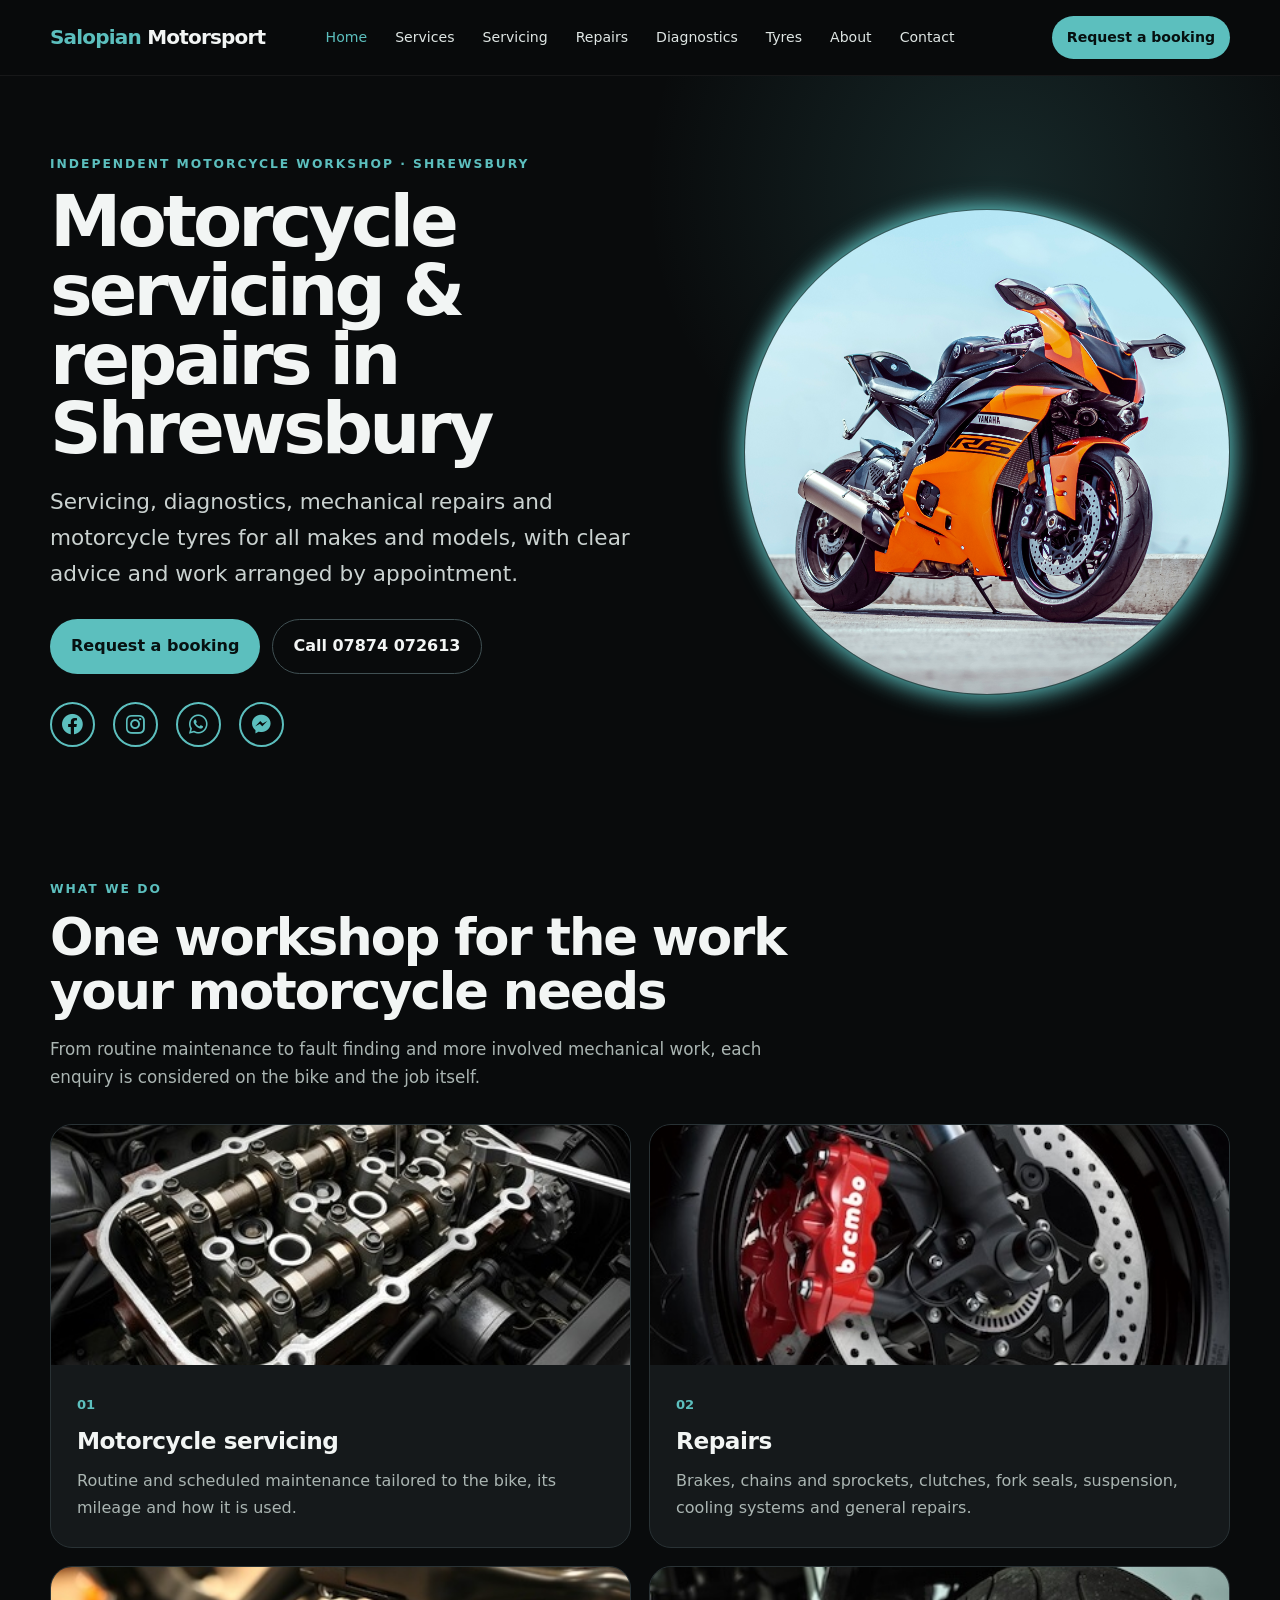
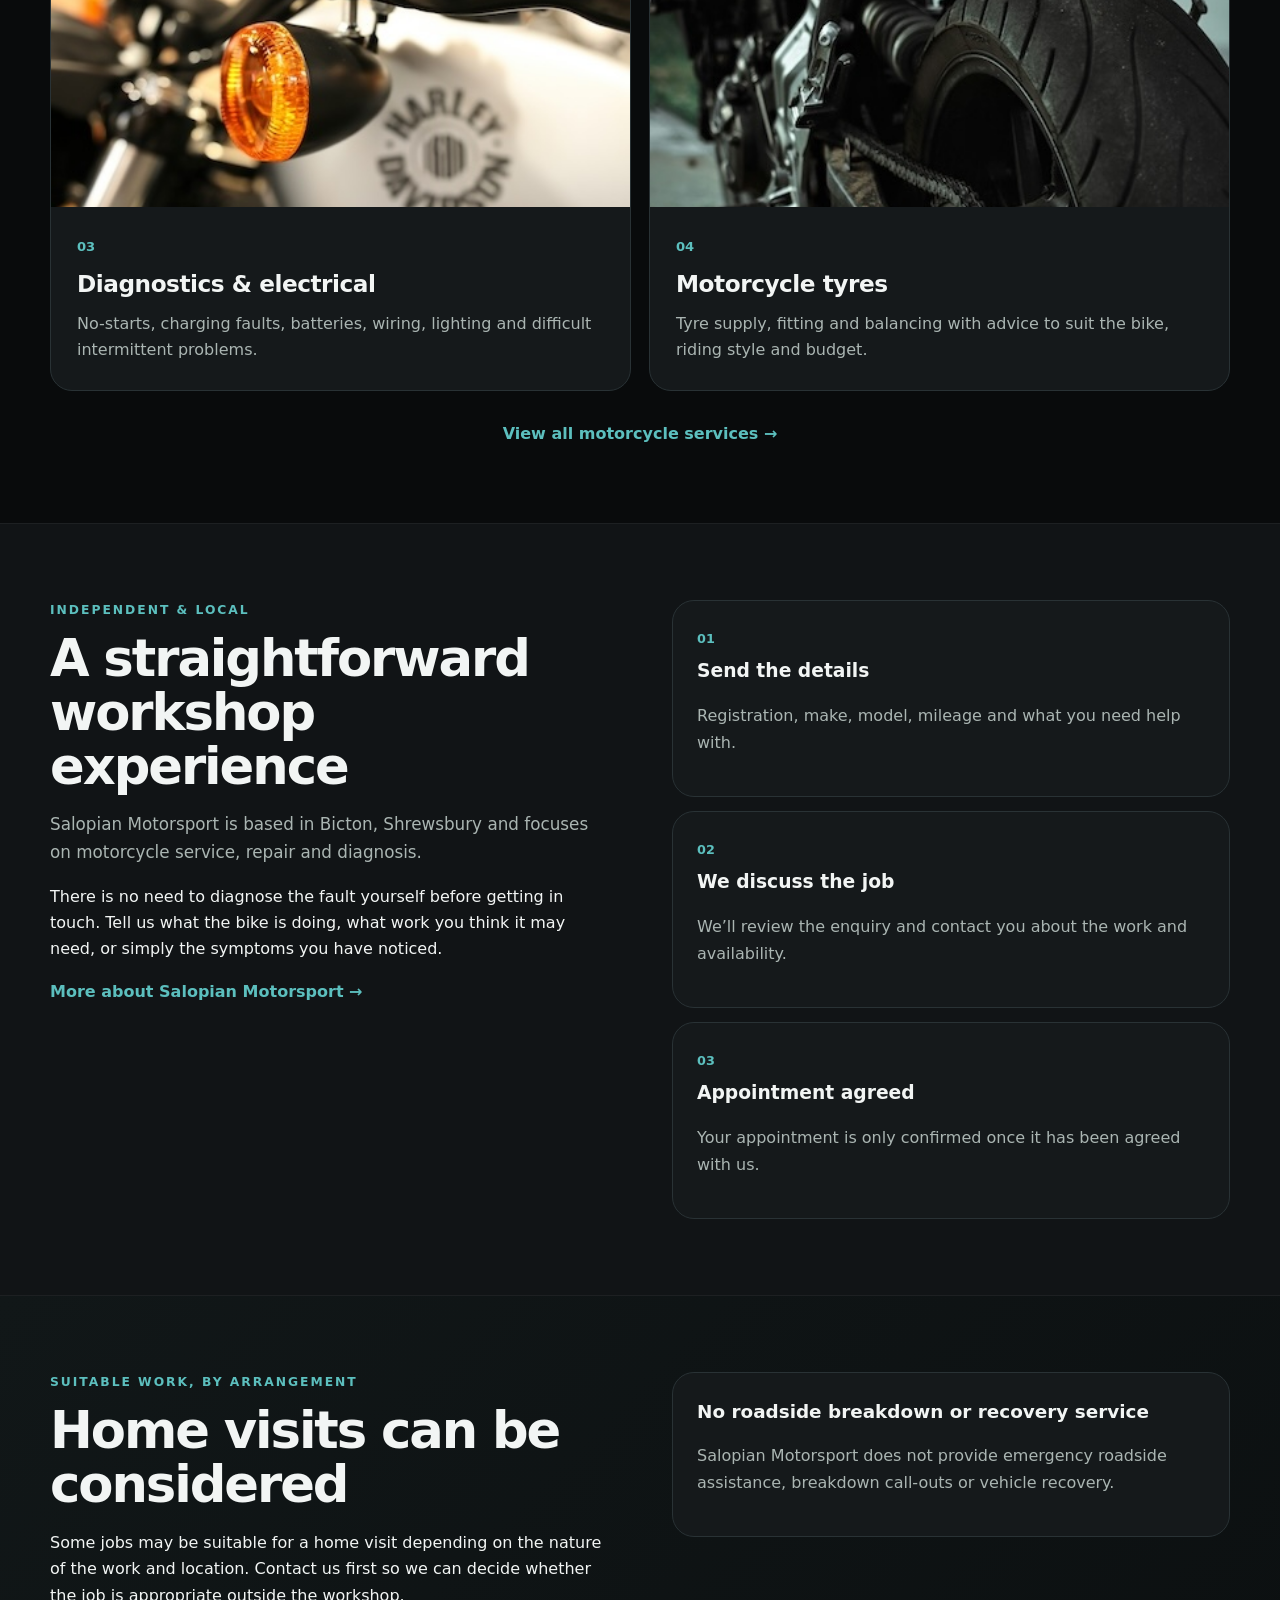
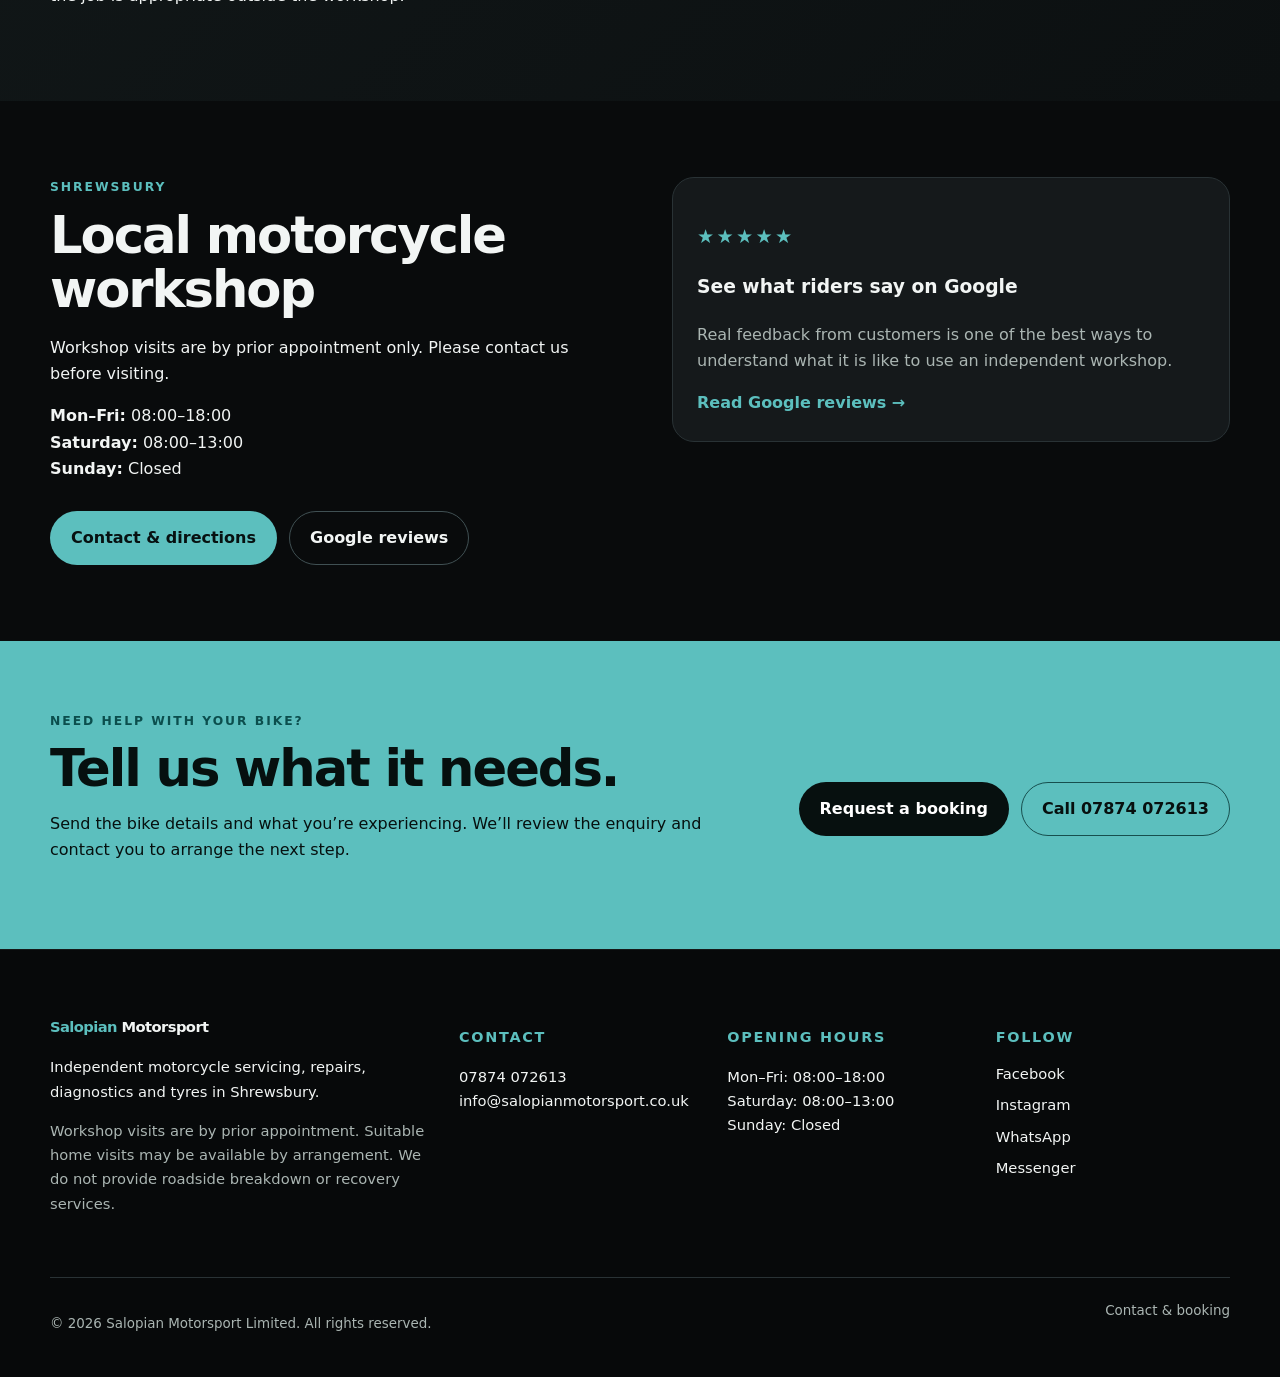
<file: index.html>
<!doctype html>
<html lang="en-GB">
<head>
  <meta charset="utf-8">
  <meta name="viewport" content="width=device-width, initial-scale=1">
  <title>Motorcycle Servicing &amp; Repairs Shrewsbury | Salopian Motorsport</title>
  <meta name="description" content="Independent motorcycle workshop in Shrewsbury for servicing, repairs, diagnostics, electrical faults and motorcycle tyres. All makes and models considered.">
  <meta name="robots" content="index,follow">
  <link rel="canonical" href="https://salopianmotorsport.co.uk/">
  <meta property="og:type" content="website">
  <meta property="og:site_name" content="Salopian Motorsport">
  <meta property="og:title" content="Motorcycle Servicing &amp; Repairs Shrewsbury | Salopian Motorsport">
  <meta property="og:description" content="Independent motorcycle workshop in Shrewsbury for servicing, repairs, diagnostics, electrical faults and motorcycle tyres. All makes and models considered.">
  <meta property="og:url" content="https://salopianmotorsport.co.uk/">
  <meta property="og:image" content="https://salopianmotorsport.co.uk/yamaha.jpg">
  <meta name="twitter:card" content="summary_large_image">
  <meta name="theme-color" content="#090b0c">
  <link rel="stylesheet" href="style.css?v=6">

<script type="application/ld+json">
{
  "@context": "https://schema.org",
  "@type": "MotorcycleRepair",
  "@id": "https://salopianmotorsport.co.uk/#business",
  "name": "Salopian Motorsport Limited",
  "url": "https://salopianmotorsport.co.uk/",
  "image": "https://salopianmotorsport.co.uk/image.jpg",
  "telephone": "+44 7874 072613",
  "email": "info@salopianmotorsport.co.uk",
  "address": {
    "@type": "PostalAddress",
    "addressLocality": "Shrewsbury",
    "addressCountry": "GB"
  },
  "areaServed": {
    "@type": "City",
    "name": "Shrewsbury"
  },
  "openingHoursSpecification": [
    {
      "@type": "OpeningHoursSpecification",
      "dayOfWeek": [
        "Monday",
        "Tuesday",
        "Wednesday",
        "Thursday",
        "Friday"
      ],
      "opens": "08:00",
      "closes": "18:00"
    },
    {
      "@type": "OpeningHoursSpecification",
      "dayOfWeek": "Saturday",
      "opens": "08:00",
      "closes": "13:00"
    }
  ],
  "sameAs": [
    "https://www.facebook.com/share/16dyAodXLT/?mibextid=wwXIfr",
    "https://www.instagram.com/salopianmotorsport?igsh=bzdzZmtpdmQzdWZl&utm_source=qr"
  ]
}
</script>
  <link href="https://unpkg.com/boxicons@2.1.4/css/boxicons.min.css" rel="stylesheet">
</head>
<body>
<a class="skip-link" href="#main">Skip to content</a>

<header class="site-header">
  <a class="brand" href="index.html" aria-label="Salopian Motorsport home">
    <span>Salopian</span> Motorsport
  </a>
  <button class="menu-toggle" type="button" aria-label="Open navigation" aria-expanded="false" aria-controls="site-nav">
    <span></span><span></span><span></span>
  </button>
  <nav id="site-nav" class="site-nav" aria-label="Primary navigation">
    <ul><li><a href="index.html" class="active">Home</a></li>
<li><a href="motorcycle.html">Services</a></li>
<li><a href="motorcycle-servicing-shrewsbury.html">Servicing</a></li>
<li><a href="motorcycle-repairs-shrewsbury.html">Repairs</a></li>
<li><a href="motorcycle-diagnostics-shrewsbury.html">Diagnostics</a></li>
<li><a href="motorcycle-tyres-shrewsbury.html">Tyres</a></li>
<li><a href="about.html">About</a></li>
<li><a href="contact.html">Contact</a></li></ul>
  </nav>
  <a class="header-cta" href="contact.html#booking">Request a booking</a>
</header>

<main id="main">

<section class="hero">
  <div class="shell hero-grid">
    <div class="hero-copy">
      <p class="eyebrow">Independent motorcycle workshop · Shrewsbury</p>
      <h1>Motorcycle servicing &amp; repairs in Shrewsbury</h1>
      <p class="lead">Servicing, diagnostics, mechanical repairs and motorcycle tyres for all makes and models, with clear advice and work arranged by appointment.</p>
      <div class="hero-actions">
        <a class="button primary" href="contact.html#booking">Request a booking</a>
        <a class="button secondary" href="tel:+447874072613">Call 07874 072613</a>
      </div>
      <div class="social-icons" aria-label="Follow Salopian Motorsport">
        <a href="https://www.facebook.com/share/16dyAodXLT/?mibextid=wwXIfr"
           target="_blank"
           rel="noopener noreferrer"
           aria-label="Facebook">
          <i class="bx bxl-facebook-circle" aria-hidden="true"></i>
        </a>

        <a href="https://www.instagram.com/salopianmotorsport?igsh=bzdzZmtpdmQzdWZl&utm_source=qr"
           target="_blank"
           rel="noopener noreferrer"
           aria-label="Instagram">
          <i class="bx bxl-instagram" aria-hidden="true"></i>
        </a>

        <a href="https://wa.me/447731118933"
           target="_blank"
           rel="noopener noreferrer"
           aria-label="WhatsApp">
          <i class="bx bxl-whatsapp" aria-hidden="true"></i>
        </a>

        <a href="https://m.me/blackcrowkingltd"
           target="_blank"
           rel="noopener noreferrer"
           aria-label="Messenger">
          <i class="bx bxl-messenger" aria-hidden="true"></i>
        </a>
      </div>


    </div>
    <div class="hero-media">
      <img src="yamaha.jpg" alt="Motorcycle at Salopian Motorsport in Shrewsbury" width="900" height="900" fetchpriority="high">

    </div>
  </div>
</section>

<section class="section">
  <div class="shell">
    <div class="section-heading">
      <p class="eyebrow">What we do</p>
      <h2>One workshop for the work your motorcycle needs</h2>
      <p>From routine maintenance to fault finding and more involved mechanical work, each enquiry is considered on the bike and the job itself.</p>
    </div>
    <div class="service-grid">
      <a class="service-card" href="motorcycle-servicing-shrewsbury.html">
        <img src="valves.jpg" alt="Motorcycle servicing and valve clearance work" loading="lazy">
        <div><span>01</span><h3>Motorcycle servicing</h3><p>Routine and scheduled maintenance tailored to the bike, its mileage and how it is used.</p></div>
      </a>
      <a class="service-card" href="motorcycle-repairs-shrewsbury.html">
        <img src="brakes.jpg" alt="Motorcycle brake and mechanical repair work" loading="lazy">
        <div><span>02</span><h3>Repairs</h3><p>Brakes, chains and sprockets, clutches, fork seals, suspension, cooling systems and general repairs.</p></div>
      </a>
      <a class="service-card" href="motorcycle-diagnostics-shrewsbury.html">
        <img src="lights.jpg" alt="Motorcycle electrical diagnostics" loading="lazy">
        <div><span>03</span><h3>Diagnostics &amp; electrical</h3><p>No-starts, charging faults, batteries, wiring, lighting and difficult intermittent problems.</p></div>
      </a>
      <a class="service-card" href="motorcycle-tyres-shrewsbury.html">
        <img src="tyres.jpg" alt="Motorcycle tyre fitting and wheel balancing" loading="lazy">
        <div><span>04</span><h3>Motorcycle tyres</h3><p>Tyre supply, fitting and balancing with advice to suit the bike, riding style and budget.</p></div>
      </a>
    </div>
    <div class="center-link"><a href="motorcycle.html">View all motorcycle services →</a></div>
  </div>
</section>

<section class="section split-section">
  <div class="shell split-grid">
    <div>
      <p class="eyebrow">Independent &amp; local</p>
      <h2>A straightforward workshop experience</h2>
      <p class="lead-small">Salopian Motorsport is based in Bicton, Shrewsbury and focuses on motorcycle service, repair and diagnosis.</p>
      <p>There is no need to diagnose the fault yourself before getting in touch. Tell us what the bike is doing, what work you think it may need, or simply the symptoms you have noticed.</p>
      <a class="text-link" href="about.html">More about Salopian Motorsport →</a>
    </div>
    <div class="feature-panel">
      <div><strong>01</strong><h3>Send the details</h3><p>Registration, make, model, mileage and what you need help with.</p></div>
      <div><strong>02</strong><h3>We discuss the job</h3><p>We’ll review the enquiry and contact you about the work and availability.</p></div>
      <div><strong>03</strong><h3>Appointment agreed</h3><p>Your appointment is only confirmed once it has been agreed with us.</p></div>
    </div>
  </div>
</section>

<section class="section dark-panel-section">
  <div class="shell two-column">
    <div>
      <p class="eyebrow">Suitable work, by arrangement</p>
      <h2>Home visits can be considered</h2>
      <p>Some jobs may be suitable for a home visit depending on the nature of the work and location. Contact us first so we can decide whether the job is appropriate outside the workshop.</p>
    </div>
    <div class="notice">
      <strong>No roadside breakdown or recovery service</strong>
      <p>Salopian Motorsport does not provide emergency roadside assistance, breakdown call-outs or vehicle recovery.</p>
    </div>
  </div>
</section>

<section class="section">
  <div class="shell location-grid">
    <div>
      <p class="eyebrow">Shrewsbury</p>
      <h2>Local motorcycle workshop</h2>
      <p>Workshop visits are by prior appointment only. Please contact us before visiting.</p>
      <p><strong>Mon–Fri:</strong> 08:00–18:00<br><strong>Saturday:</strong> 08:00–13:00<br><strong>Sunday:</strong> Closed</p>
      <div class="inline-actions">
        <a class="button primary" href="contact.html">Contact &amp; directions</a>
        <a class="button secondary" href="https://www.google.com/maps/search/?api=1&query=Salopian+Motorsport+Limited+Shrewsbury" target="_blank" rel="noopener noreferrer">Google reviews</a>
      </div>
    </div>
    <div class="review-panel">
      <p class="stars" aria-label="Five stars">★★★★★</p>
      <h3>See what riders say on Google</h3>
      <p>Real feedback from customers is one of the best ways to understand what it is like to use an independent workshop.</p>
      <a class="text-link" href="https://www.google.com/maps/search/?api=1&query=Salopian+Motorsport+Limited+Shrewsbury" target="_blank" rel="noopener noreferrer">Read Google reviews →</a>
    </div>
  </div>
</section>

<section class="cta-band">
  <div class="shell cta-inner">
    <div>
      <p class="eyebrow">Need help with your bike?</p>
      <h2>Tell us what it needs.</h2>
      <p>Send the bike details and what you’re experiencing. We’ll review the enquiry and contact you to arrange the next step.</p>
    </div>
    <div class="cta-actions">
      <a class="button primary" href="contact.html#booking">Request a booking</a>
      <a class="button secondary" href="tel:+447874072613">Call 07874 072613</a>
    </div>
  </div>
</section>


</main>

<footer class="site-footer">
  <div class="footer-grid shell">
    <div>
      <a class="brand footer-brand" href="index.html"><span>Salopian</span> Motorsport</a>
      <p>Independent motorcycle servicing, repairs, diagnostics and tyres in Shrewsbury.</p>
      <p class="muted">Workshop visits are by prior appointment. Suitable home visits may be available by arrangement. We do not provide roadside breakdown or recovery services.</p>
    </div>
    <div>
      <h2>Contact</h2>
      <p><a href="tel:+447874072613">07874 072613</a><br>
      <a href="mailto:info@salopianmotorsport.co.uk">info@salopianmotorsport.co.uk</a><br>
      </p>
    </div>
    <div>
      <h2>Opening hours</h2>
      <p>Mon–Fri: 08:00–18:00<br>Saturday: 08:00–13:00<br>Sunday: Closed</p>
    </div>
    <div>
      <h2>Follow</h2>
      <div class="social-links">
        <a href="https://www.facebook.com/share/16dyAodXLT/?mibextid=wwXIfr" rel="noopener noreferrer" target="_blank">Facebook</a>
        <a href="https://www.instagram.com/salopianmotorsport?igsh=bzdzZmtpdmQzdWZl&utm_source=qr" rel="noopener noreferrer" target="_blank">Instagram</a>
        <a href="https://wa.me/447731118933" rel="noopener noreferrer" target="_blank">WhatsApp</a>
        <a href="https://m.me/blackcrowkingltd" rel="noopener noreferrer" target="_blank">Messenger</a>
      </div>
    </div>
  </div>
  <div class="footer-bottom shell">
    <p>© <span data-current-year>2026</span> Salopian Motorsport Limited. All rights reserved.</p>
    <a href="contact.html">Contact &amp; booking</a>
  </div>
</footer>
<script src="script.js" defer></script>

</body>
</html>
</file>
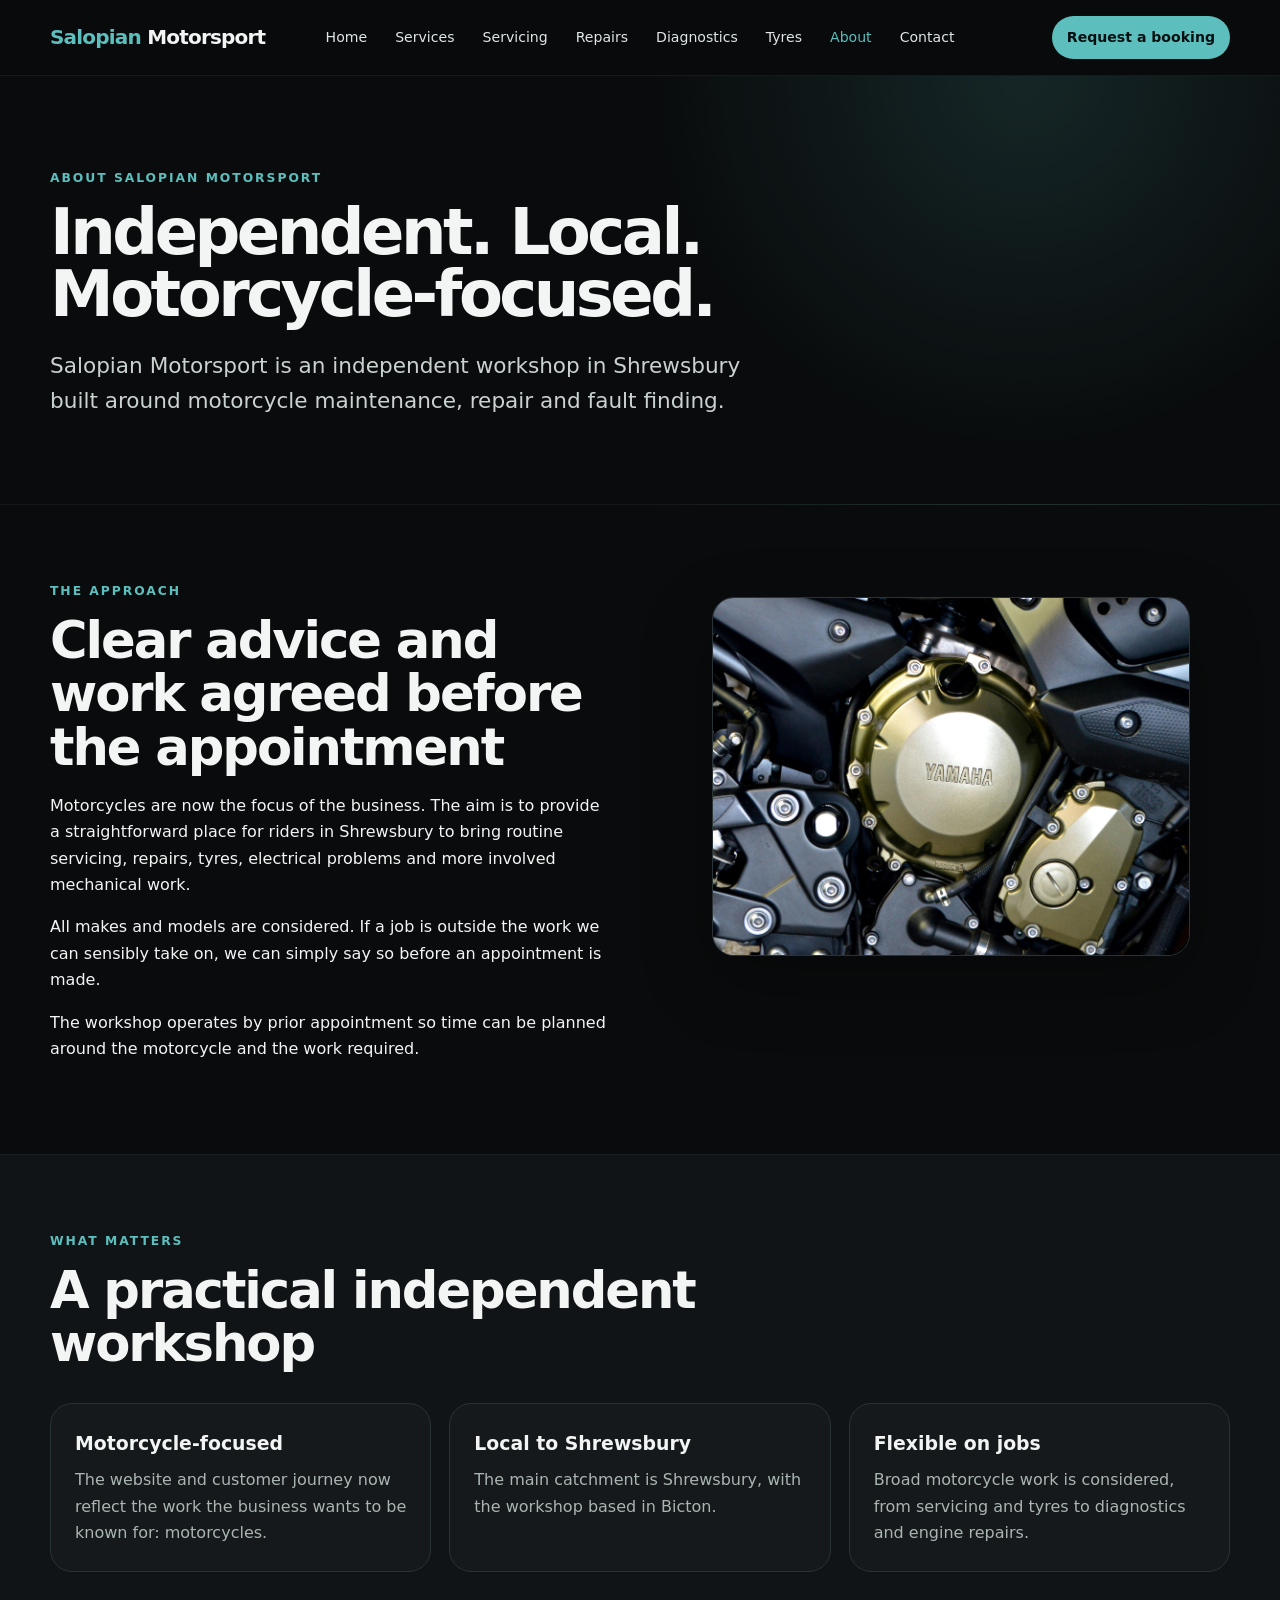
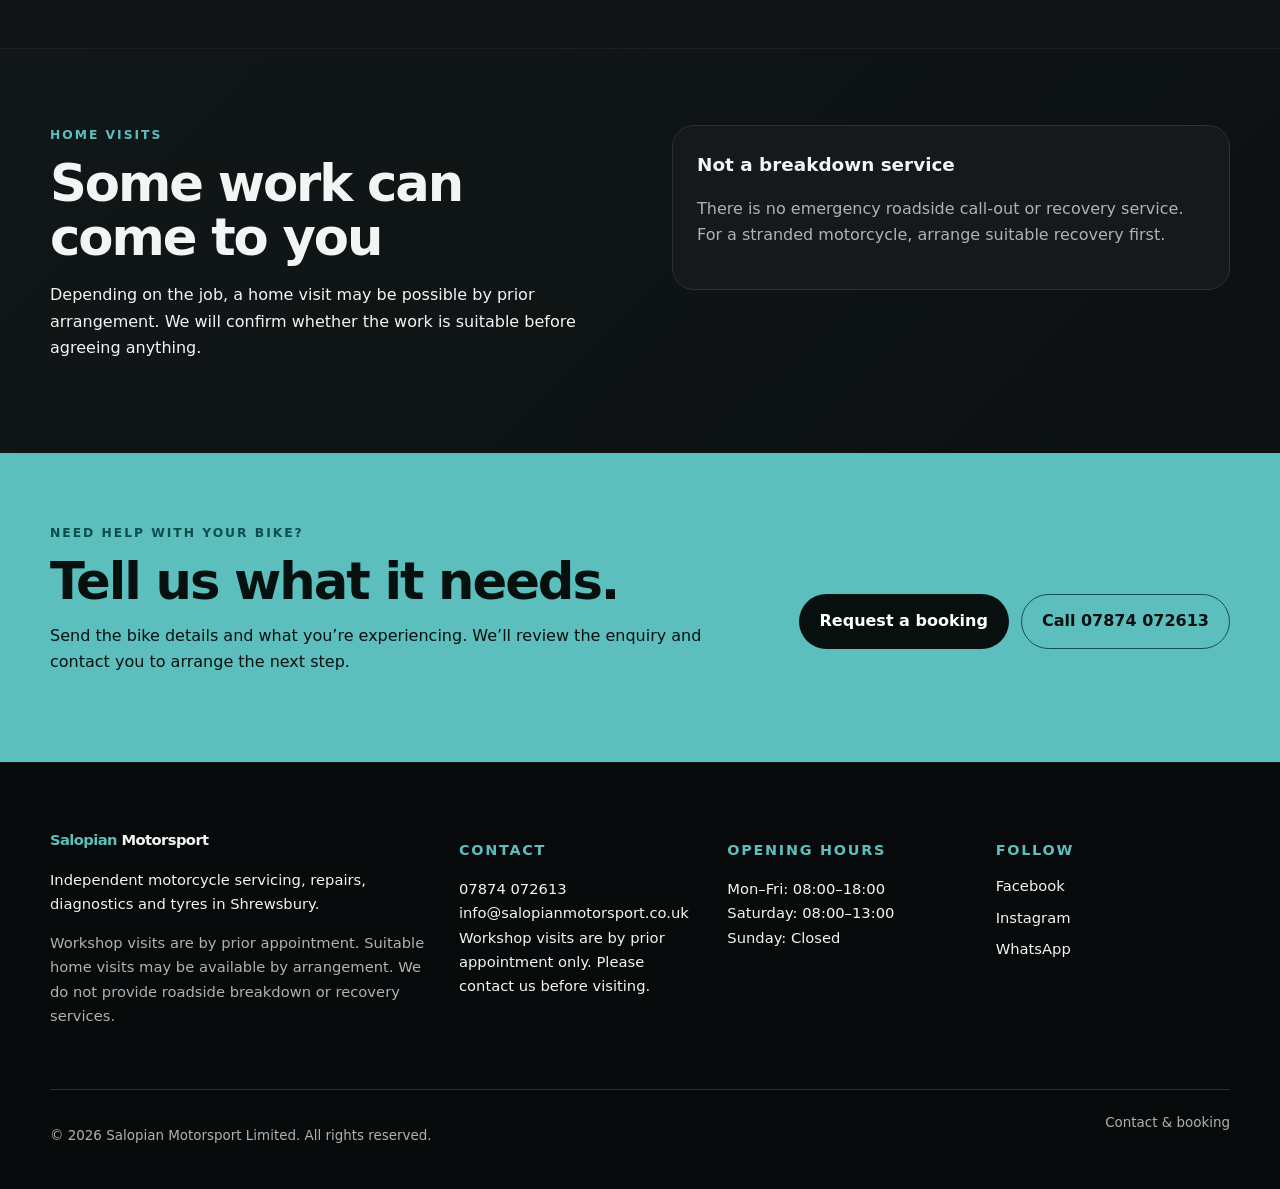
<file: about.html>
<!doctype html>
<html lang="en-GB">
<head>
  <meta charset="utf-8">
  <meta name="viewport" content="width=device-width, initial-scale=1">
  <title>About Salopian Motorsport | Motorcycle Workshop Shrewsbury</title>
  <meta name="description" content="About Salopian Motorsport, an independent motorcycle service and repair workshop in Bicton, Shrewsbury.">
  <meta name="robots" content="index,follow">
  <link rel="canonical" href="https://salopianmotorsport.co.uk/about">
  <meta property="og:type" content="website">
  <meta property="og:site_name" content="Salopian Motorsport">
  <meta property="og:title" content="About Salopian Motorsport | Motorcycle Workshop Shrewsbury">
  <meta property="og:description" content="About Salopian Motorsport, an independent motorcycle service and repair workshop in Bicton, Shrewsbury.">
  <meta property="og:url" content="https://salopianmotorsport.co.uk/about">
  <meta property="og:image" content="https://salopianmotorsport.co.uk/image.jpg">
  <meta name="twitter:card" content="summary_large_image">
  <meta name="theme-color" content="#090b0c">
  <link rel="stylesheet" href="style.css">

</head>
<body>
<a class="skip-link" href="#main">Skip to content</a>

<header class="site-header">
  <a class="brand" href="index.html" aria-label="Salopian Motorsport home">
    <span>Salopian</span> Motorsport
  </a>
  <button class="menu-toggle" type="button" aria-label="Open navigation" aria-expanded="false" aria-controls="site-nav">
    <span></span><span></span><span></span>
  </button>
  <nav id="site-nav" class="site-nav" aria-label="Primary navigation">
    <ul><li><a href="index.html">Home</a></li>
<li><a href="motorcycle.html">Services</a></li>
<li><a href="motorcycle-servicing-shrewsbury.html">Servicing</a></li>
<li><a href="motorcycle-repairs-shrewsbury.html">Repairs</a></li>
<li><a href="motorcycle-diagnostics-shrewsbury.html">Diagnostics</a></li>
<li><a href="motorcycle-tyres-shrewsbury.html">Tyres</a></li>
<li><a href="about.html" class="active">About</a></li>
<li><a href="contact.html">Contact</a></li></ul>
  </nav>
  <a class="header-cta" href="contact.html#booking">Request a booking</a>
</header>

<main id="main">

<section class="page-hero">
  <div class="shell narrow">
    <p class="eyebrow">About Salopian Motorsport</p>
    <h1>Independent. Local. Motorcycle-focused.</h1>
    <p class="lead">Salopian Motorsport is an independent workshop in Shrewsbury built around motorcycle maintenance, repair and fault finding.</p>
  </div>
</section>

<section class="section">
  <div class="shell content-grid">
    <div>
      <p class="eyebrow">The approach</p>
      <h2>Clear advice and work agreed before the appointment</h2>
      <p>Motorcycles are now the focus of the business. The aim is to provide a straightforward place for riders in Shrewsbury to bring routine servicing, repairs, tyres, electrical problems and more involved mechanical work.</p>
      <p>All makes and models are considered. If a job is outside the work we can sensibly take on, we can simply say so before an appointment is made.</p>
      <p>The workshop operates by prior appointment so time can be planned around the motorcycle and the work required.</p>
    </div>
    <figure class="content-image"><img src="image.jpg" alt="Salopian Motorsport workshop branding" loading="lazy"></figure>
  </div>
</section>

<section class="section split-section">
  <div class="shell">
    <div class="section-heading"><p class="eyebrow">What matters</p><h2>A practical independent workshop</h2></div>
    <div class="info-grid">
      <article><h3>Motorcycle-focused</h3><p>The website and customer journey now reflect the work the business wants to be known for: motorcycles.</p></article>
      <article><h3>Local to Shrewsbury</h3><p>The main catchment is Shrewsbury, with the workshop based in Bicton.</p></article>
      <article><h3>Flexible on jobs</h3><p>Broad motorcycle work is considered, from servicing and tyres to diagnostics and engine repairs.</p></article>
    </div>
  </div>
</section>

<section class="section dark-panel-section">
  <div class="shell two-column">
    <div><p class="eyebrow">Home visits</p><h2>Some work can come to you</h2><p>Depending on the job, a home visit may be possible by prior arrangement. We will confirm whether the work is suitable before agreeing anything.</p></div>
    <div class="notice"><strong>Not a breakdown service</strong><p>There is no emergency roadside call-out or recovery service. For a stranded motorcycle, arrange suitable recovery first.</p></div>
  </div>
</section>

<section class="cta-band">
  <div class="shell cta-inner">
    <div>
      <p class="eyebrow">Need help with your bike?</p>
      <h2>Tell us what it needs.</h2>
      <p>Send the bike details and what you’re experiencing. We’ll review the enquiry and contact you to arrange the next step.</p>
    </div>
    <div class="cta-actions">
      <a class="button primary" href="contact.html#booking">Request a booking</a>
      <a class="button secondary" href="tel:+447874072613">Call 07874 072613</a>
    </div>
  </div>
</section>


</main>

<footer class="site-footer">
  <div class="footer-grid shell">
    <div>
      <a class="brand footer-brand" href="index.html"><span>Salopian</span> Motorsport</a>
      <p>Independent motorcycle servicing, repairs, diagnostics and tyres in Shrewsbury.</p>
      <p class="muted">Workshop visits are by prior appointment. Suitable home visits may be available by arrangement. We do not provide roadside breakdown or recovery services.</p>
    </div>
    <div>
      <h2>Contact</h2>
      <p><a href="tel:+447874072613">07874 072613</a><br>
      <a href="mailto:info@salopianmotorsport.co.uk">info@salopianmotorsport.co.uk</a><br>
      Workshop visits are by prior appointment only. Please contact us before visiting.</p>
    </div>
    <div>
      <h2>Opening hours</h2>
      <p>Mon–Fri: 08:00–18:00<br>Saturday: 08:00–13:00<br>Sunday: Closed</p>
    </div>
    <div>
      <h2>Follow</h2>
      <div class="social-links">
        <a href="https://www.facebook.com/share/16dyAodXLT/?mibextid=wwXIfr" rel="noopener noreferrer" target="_blank">Facebook</a>
        <a href="https://www.instagram.com/salopianmotorsport?igsh=bzdzZmtpdmQzdWZl&utm_source=qr" rel="noopener noreferrer" target="_blank">Instagram</a>
        <a href="https://wa.me/447731118933" rel="noopener noreferrer" target="_blank">WhatsApp</a>
      </div>
    </div>
  </div>
  <div class="footer-bottom shell">
    <p>© <span data-current-year>2026</span> Salopian Motorsport Limited. All rights reserved.</p>
    <a href="contact.html">Contact &amp; booking</a>
  </div>
</footer>
<script src="script.js" defer></script>

</body>
</html>
</file>
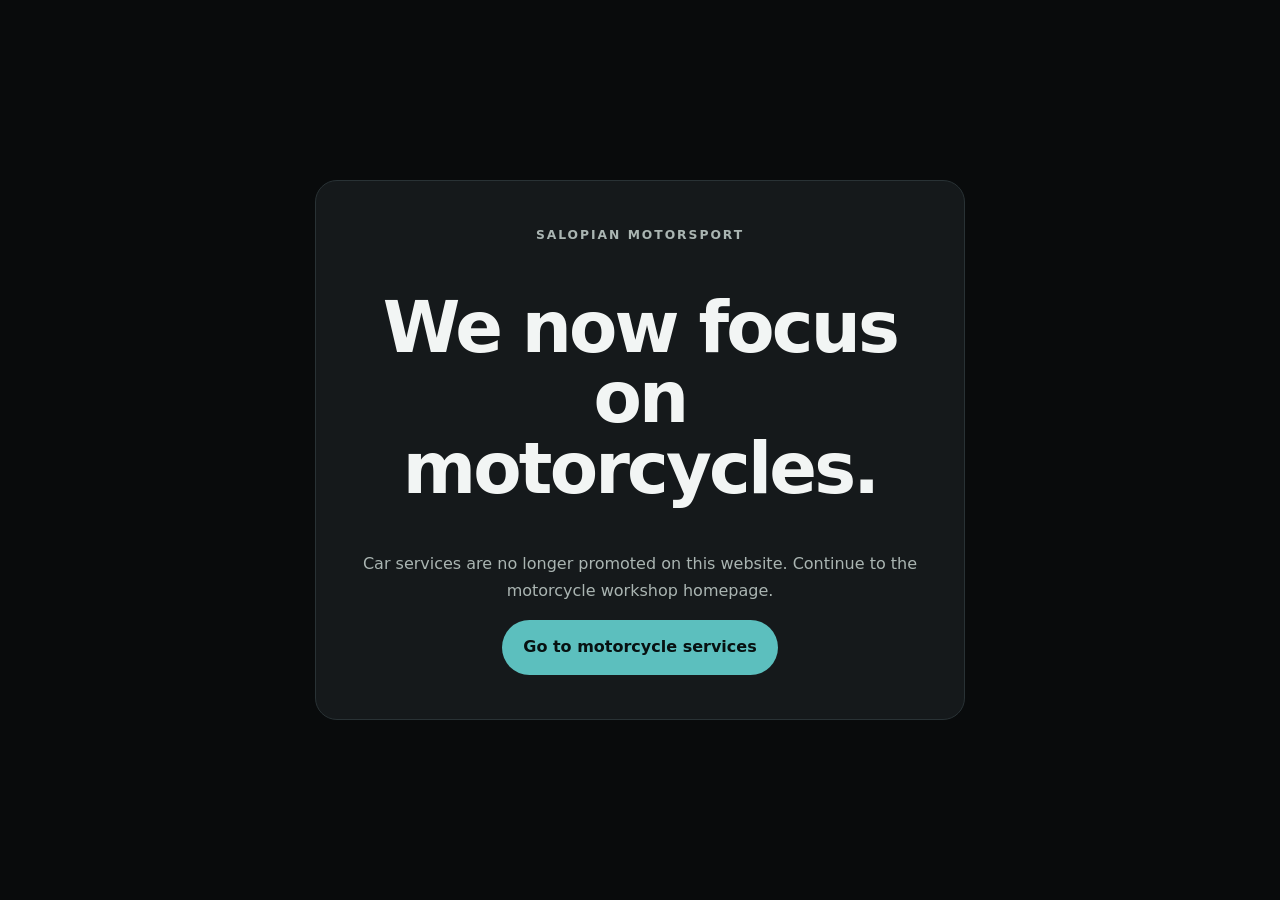
<file: car.html>
<!doctype html>
<html lang="en-GB">
<head>
  <meta charset="utf-8">
  <meta name="viewport" content="width=device-width, initial-scale=1">
  <title>Car Services Retired | Salopian Motorsport</title>
  <meta name="description" content="Salopian Motorsport now focuses on motorcycle servicing, repairs, diagnostics and tyres in Shrewsbury.">
  <meta name="robots" content="noindex,follow">
  <link rel="canonical" href="https://salopianmotorsport.co.uk/">
  <meta property="og:type" content="website">
  <meta property="og:site_name" content="Salopian Motorsport">
  <meta property="og:title" content="Car Services Retired | Salopian Motorsport">
  <meta property="og:description" content="Salopian Motorsport now focuses on motorcycle servicing, repairs, diagnostics and tyres in Shrewsbury.">
  <meta property="og:url" content="https://salopianmotorsport.co.uk/">
  <meta property="og:image" content="https://salopianmotorsport.co.uk/image.jpg">
  <meta name="twitter:card" content="summary_large_image">
  <meta name="theme-color" content="#090b0c">
  <link rel="stylesheet" href="style.css">

  <meta http-equiv="refresh" content="2; url=/">
</head>
<body class="redirect-page">
<main class="redirect-card">
  <p class="eyebrow">Salopian Motorsport</p>
  <h1>We now focus on motorcycles.</h1>
  <p>Car services are no longer promoted on this website. Continue to the motorcycle workshop homepage.</p>
  <a class="button primary" href="index.html">Go to motorcycle services</a>
</main>
<script>window.setTimeout(function(){window.location.replace('/');},2500);</script>
</body>
</html>
</file>
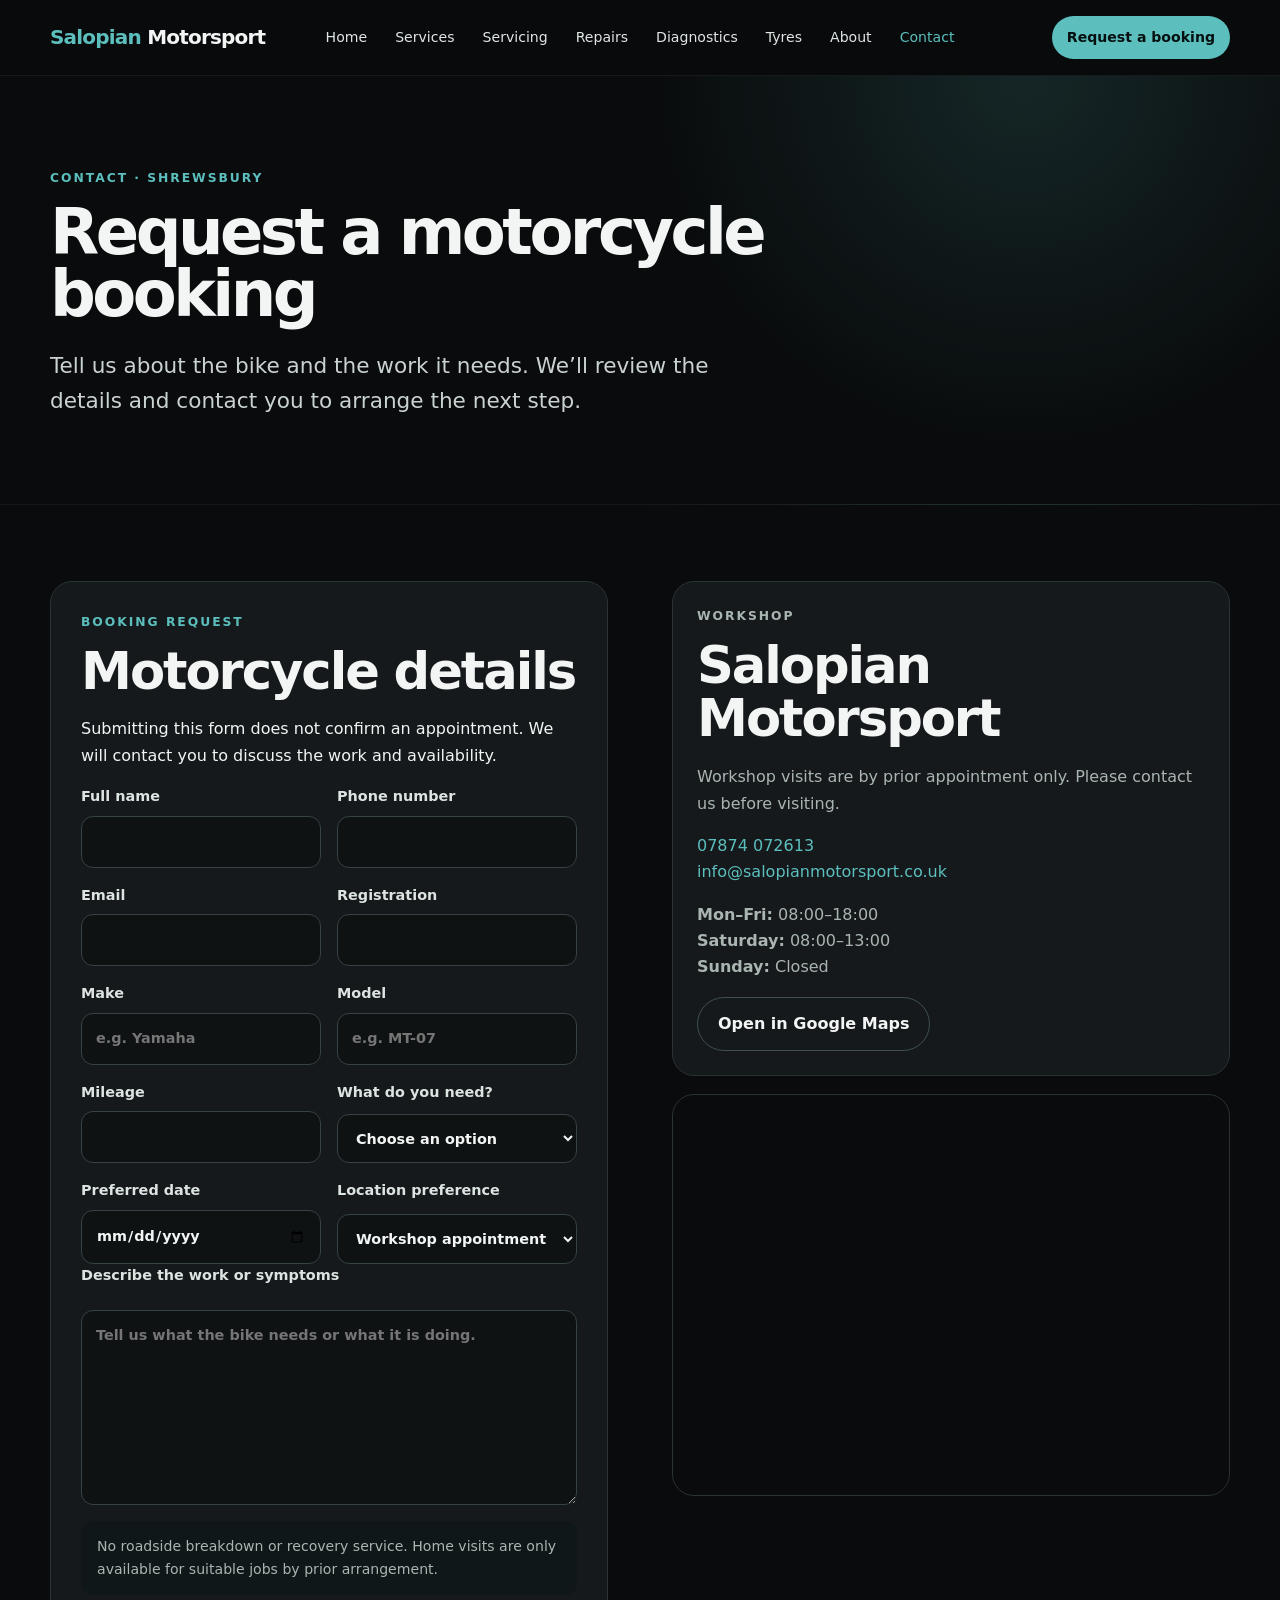
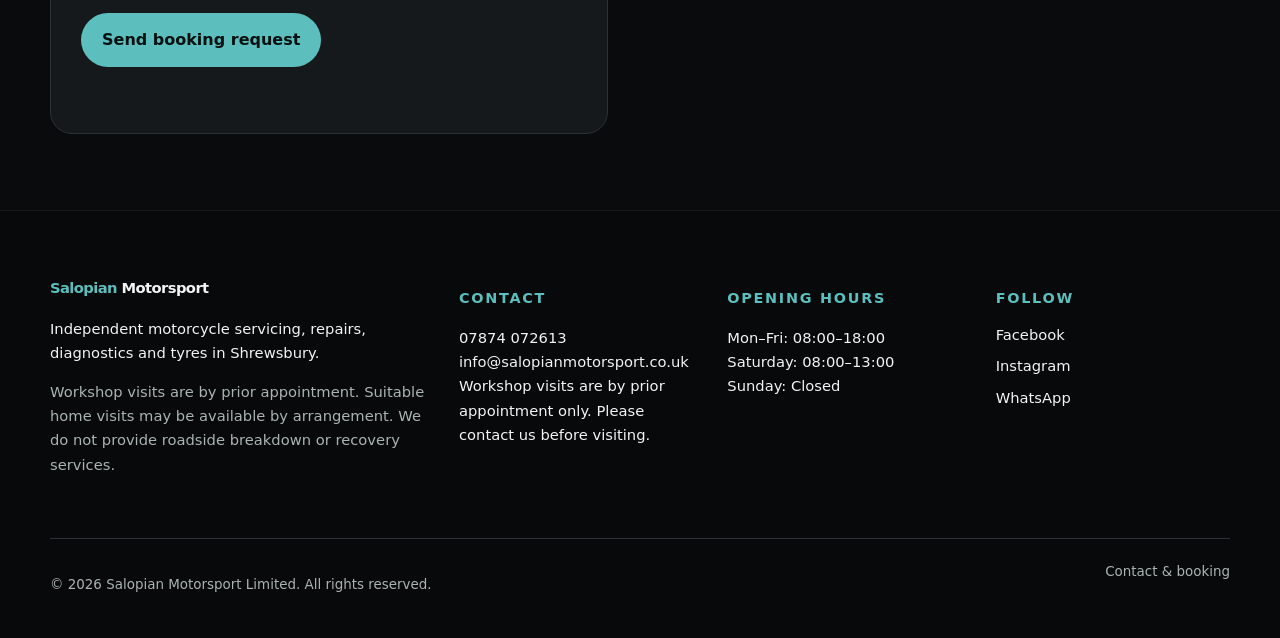
<file: contact.html>
<!doctype html>
<html lang="en-GB">
<head>
  <meta charset="utf-8">
  <meta name="viewport" content="width=device-width, initial-scale=1">
  <title>Contact Salopian Motorsport | Motorcycle Workshop Shrewsbury</title>
  <meta name="description" content="Contact Salopian Motorsport in Bicton, Shrewsbury to request motorcycle servicing, repairs, diagnostics, tyres or suitable home-visit work.">
  <meta name="robots" content="index,follow">
  <link rel="canonical" href="https://salopianmotorsport.co.uk/contact">
  <meta property="og:type" content="website">
  <meta property="og:site_name" content="Salopian Motorsport">
  <meta property="og:title" content="Contact Salopian Motorsport | Motorcycle Workshop Shrewsbury">
  <meta property="og:description" content="Contact Salopian Motorsport in Bicton, Shrewsbury to request motorcycle servicing, repairs, diagnostics, tyres or suitable home-visit work.">
  <meta property="og:url" content="https://salopianmotorsport.co.uk/contact">
  <meta property="og:image" content="https://salopianmotorsport.co.uk/yamaha.jpg">
  <meta name="twitter:card" content="summary_large_image">
  <meta name="theme-color" content="#090b0c">
  <link rel="stylesheet" href="style.css">

</head>
<body>
<a class="skip-link" href="#main">Skip to content</a>

<header class="site-header">
  <a class="brand" href="index.html" aria-label="Salopian Motorsport home">
    <span>Salopian</span> Motorsport
  </a>
  <button class="menu-toggle" type="button" aria-label="Open navigation" aria-expanded="false" aria-controls="site-nav">
    <span></span><span></span><span></span>
  </button>
  <nav id="site-nav" class="site-nav" aria-label="Primary navigation">
    <ul><li><a href="index.html">Home</a></li>
<li><a href="motorcycle.html">Services</a></li>
<li><a href="motorcycle-servicing-shrewsbury.html">Servicing</a></li>
<li><a href="motorcycle-repairs-shrewsbury.html">Repairs</a></li>
<li><a href="motorcycle-diagnostics-shrewsbury.html">Diagnostics</a></li>
<li><a href="motorcycle-tyres-shrewsbury.html">Tyres</a></li>
<li><a href="about.html">About</a></li>
<li><a href="contact.html" class="active">Contact</a></li></ul>
  </nav>
  <a class="header-cta" href="contact.html#booking">Request a booking</a>
</header>

<main id="main">

<section class="page-hero">
  <div class="shell narrow">
    <p class="eyebrow">Contact · Shrewsbury</p>
    <h1>Request a motorcycle booking</h1>
    <p class="lead">Tell us about the bike and the work it needs. We’ll review the details and contact you to arrange the next step.</p>
  </div>
</section>

<section class="section" id="booking">
  <div class="shell booking-grid">
    <form class="booking-form" id="bookingForm" action="https://script.google.com/macros/s/AKfycbybIDnP1eTMoxnIk1aUqyolxcHn0limLDISS_q2zotbIwRM0YdHkFwVb0RyrRLXNNkY/exec" method="post">
      <div class="form-intro"><p class="eyebrow">Booking request</p><h2>Motorcycle details</h2><p>Submitting this form does not confirm an appointment. We will contact you to discuss the work and availability.</p></div>
      <div class="form-grid">
        <label>Full name<input type="text" name="name" autocomplete="name" required></label>
        <label>Phone number<input type="tel" name="phone" autocomplete="tel" inputmode="tel" required></label>
        <label>Email<input type="email" name="email" autocomplete="email" required></label>
        <label>Registration<input type="text" name="registration" autocomplete="off"></label>
        <label>Make<input type="text" name="make" autocomplete="off" placeholder="e.g. Yamaha"></label>
        <label>Model<input type="text" name="model" autocomplete="off" placeholder="e.g. MT-07"></label>
        <label>Mileage<input type="number" min="0" name="mileage" inputmode="numeric"></label>
        <label>What do you need?
          <select name="service" required>
            <option value="">Choose an option</option>
            <option>Servicing</option>
            <option>Mechanical repair</option>
            <option>Diagnostics / electrical</option>
            <option>Tyres</option>
            <option>Engine / specialist work</option>
            <option>Not sure</option>
          </select>
        </label>
        <label>Preferred date<input type="date" name="preferredDate"></label>
        <label>Location preference
          <select name="visit">
            <option>Workshop appointment</option>
            <option>Ask about a suitable home visit</option>
          </select>
        </label>
      </div>
      <label>Describe the work or symptoms<textarea name="details" rows="7" required placeholder="Tell us what the bike needs or what it is doing."></textarea></label>
      <div class="form-note">No roadside breakdown or recovery service. Home visits are only available for suitable jobs by prior arrangement.</div>
      <button class="button primary" type="submit">Send booking request</button>
      <p class="form-status" role="status" aria-live="polite"></p>
    </form>

    <aside class="contact-aside">
      <div class="contact-card">
        <p class="eyebrow">Workshop</p>
        <h2>Salopian Motorsport</h2>
        <p>Workshop visits are by prior appointment only. Please contact us before visiting.</p>
        <p><a href="tel:+447874072613">07874 072613</a><br><a href="mailto:info@salopianmotorsport.co.uk">info@salopianmotorsport.co.uk</a></p>
        <p><strong>Mon–Fri:</strong> 08:00–18:00<br><strong>Saturday:</strong> 08:00–13:00<br><strong>Sunday:</strong> Closed</p>
        <a class="button secondary" href="https://www.google.com/maps/search/?api=1&query=Salopian+Motorsport+Limited+Shrewsbury" target="_blank" rel="noopener noreferrer">Open in Google Maps</a>
      </div>
      <div class="map-wrap">
        <iframe src="https://www.google.com/maps/embed?pb=!1m18!1m12!1m3!1d2416.1845031584935!2d-2.8173565237285616!3d52.728862972116644!2m3!1f0!2f0!3f0!3m2!1i1024!2i768!4f13.1!3m3!1m2!1s0x487a9fba02e91107%3A0x2c319ef08979e93c!2sSalopian%20Motorsport%20Limited!5e0!3m2!1sen!2suk!4v1752524296781!5m2!1sen!2suk" title="Map showing Salopian Motorsport in Bicton, Shrewsbury" loading="lazy" referrerpolicy="no-referrer-when-downgrade" allowfullscreen></iframe>
      </div>
    </aside>
  </div>
</section>

</main>

<footer class="site-footer">
  <div class="footer-grid shell">
    <div>
      <a class="brand footer-brand" href="index.html"><span>Salopian</span> Motorsport</a>
      <p>Independent motorcycle servicing, repairs, diagnostics and tyres in Shrewsbury.</p>
      <p class="muted">Workshop visits are by prior appointment. Suitable home visits may be available by arrangement. We do not provide roadside breakdown or recovery services.</p>
    </div>
    <div>
      <h2>Contact</h2>
      <p><a href="tel:+447874072613">07874 072613</a><br>
      <a href="mailto:info@salopianmotorsport.co.uk">info@salopianmotorsport.co.uk</a><br>
      Workshop visits are by prior appointment only. Please contact us before visiting.</p>
    </div>
    <div>
      <h2>Opening hours</h2>
      <p>Mon–Fri: 08:00–18:00<br>Saturday: 08:00–13:00<br>Sunday: Closed</p>
    </div>
    <div>
      <h2>Follow</h2>
      <div class="social-links">
        <a href="https://www.facebook.com/share/16dyAodXLT/?mibextid=wwXIfr" rel="noopener noreferrer" target="_blank">Facebook</a>
        <a href="https://www.instagram.com/salopianmotorsport?igsh=bzdzZmtpdmQzdWZl&utm_source=qr" rel="noopener noreferrer" target="_blank">Instagram</a>
        <a href="https://wa.me/447731118933" rel="noopener noreferrer" target="_blank">WhatsApp</a>
      </div>
    </div>
  </div>
  <div class="footer-bottom shell">
    <p>© <span data-current-year>2026</span> Salopian Motorsport Limited. All rights reserved.</p>
    <a href="contact.html">Contact &amp; booking</a>
  </div>
</footer>
<script src="script.js?v=2" defer></script>

</body>
</html>
</file>
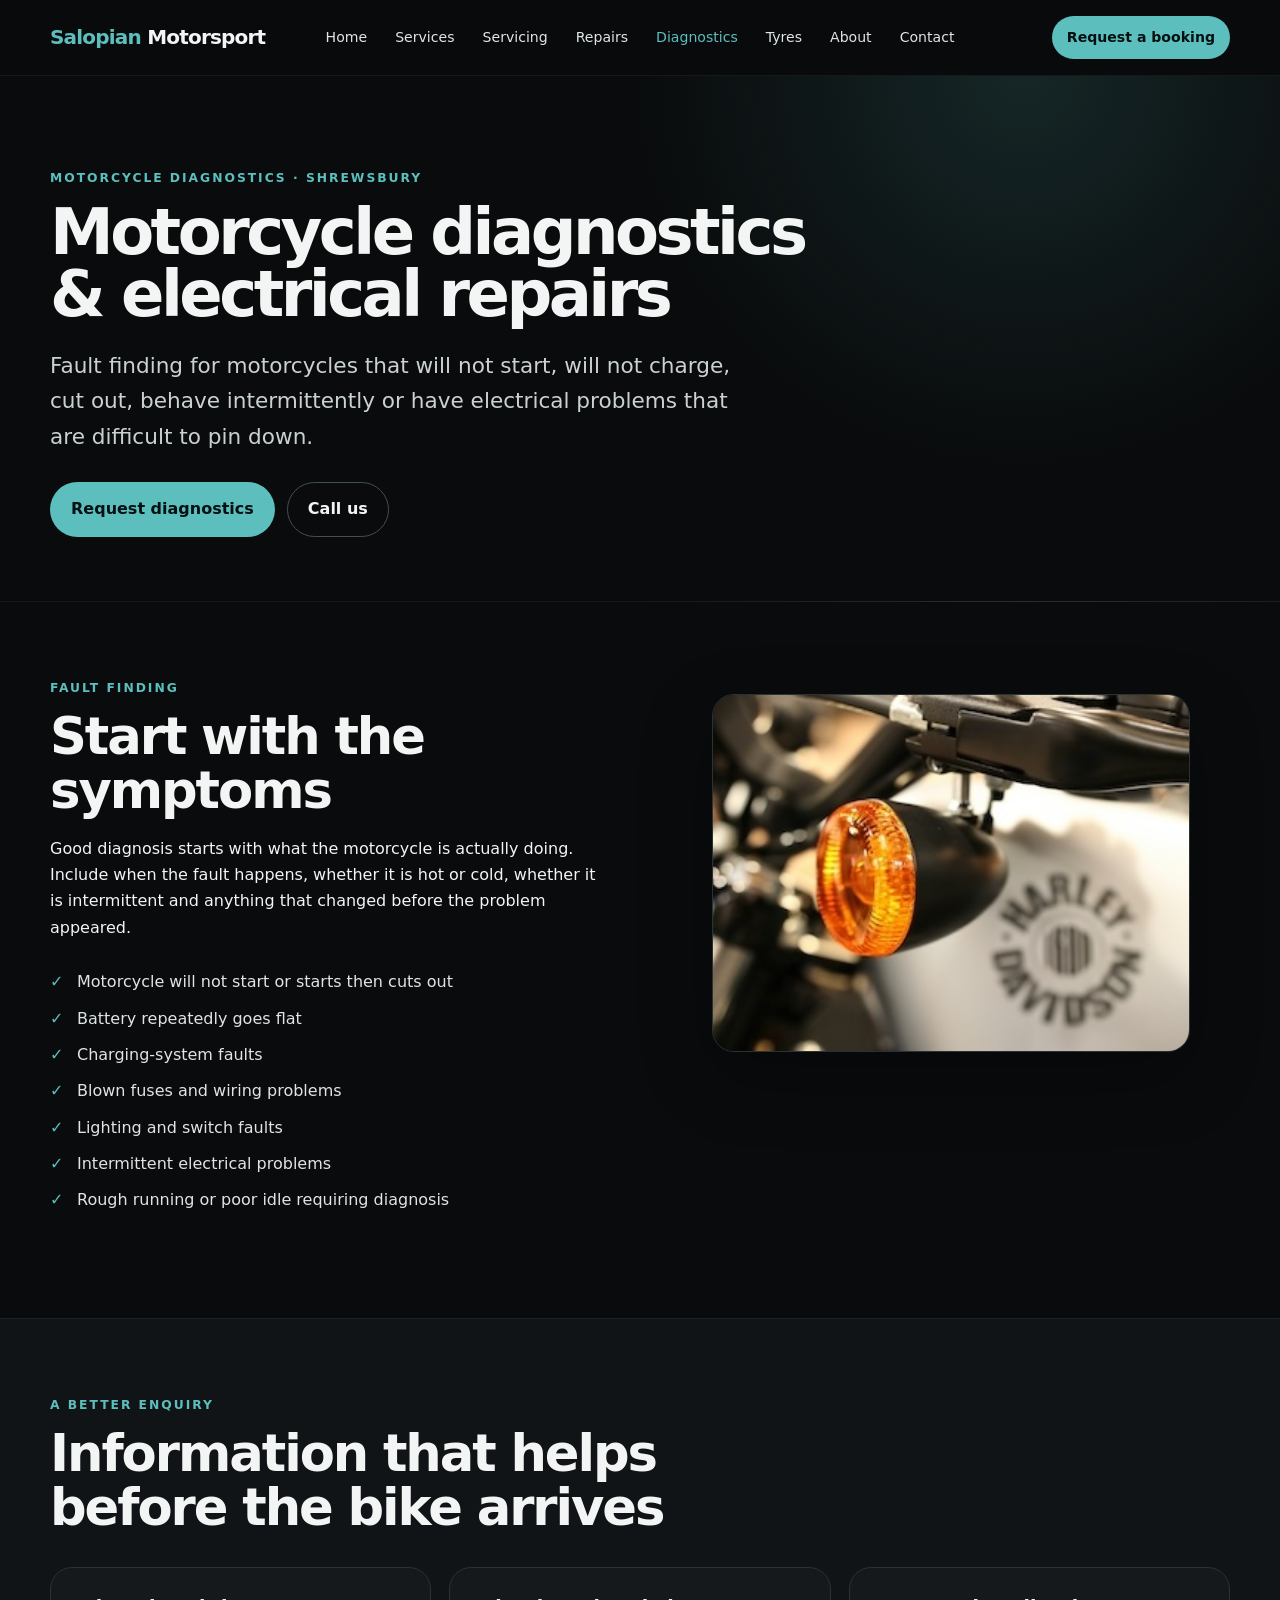
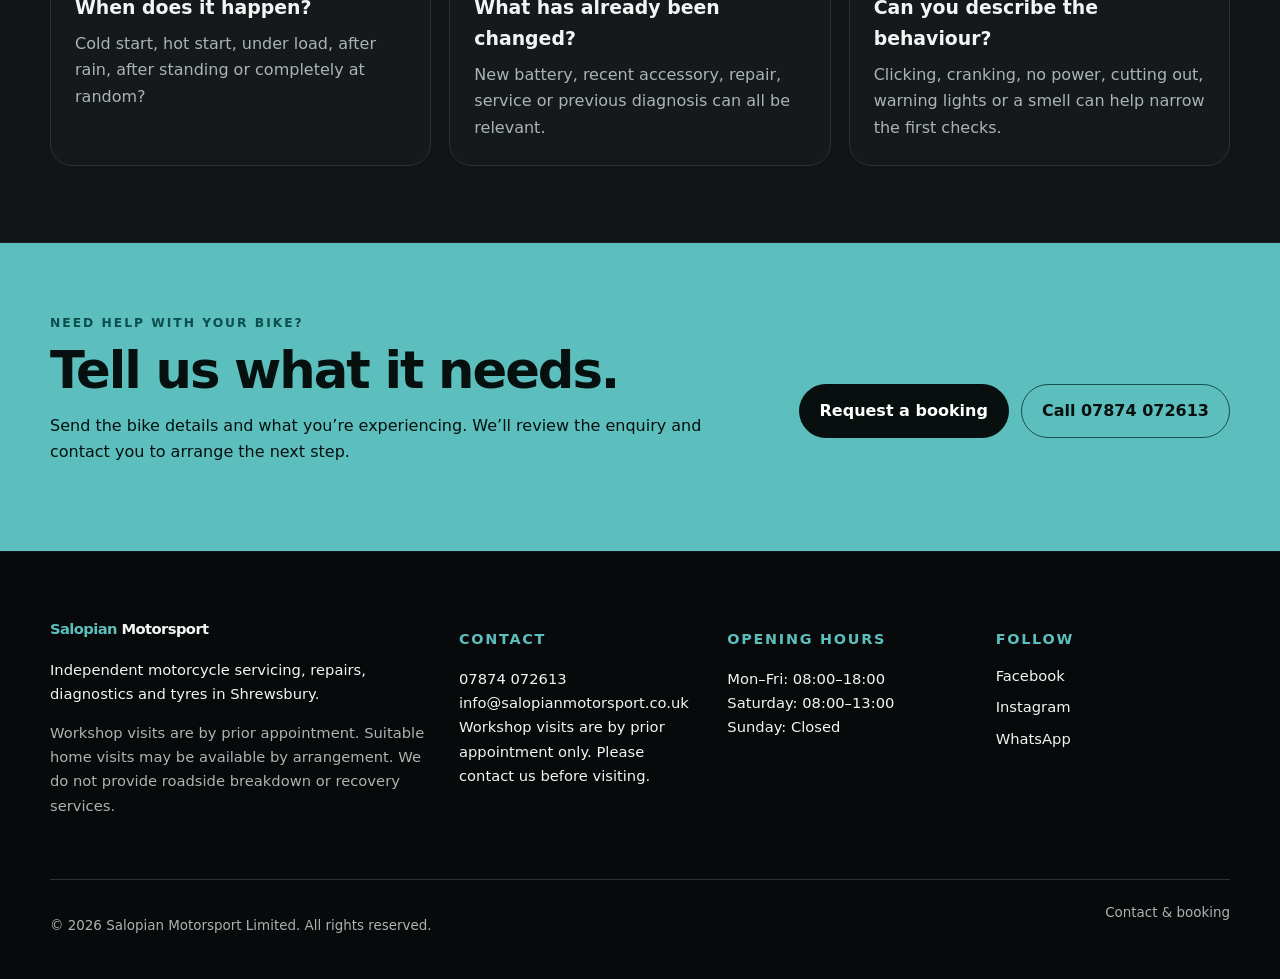
<file: motorcycle-diagnostics-shrewsbury.html>
<!doctype html>
<html lang="en-GB">
<head>
  <meta charset="utf-8">
  <meta name="viewport" content="width=device-width, initial-scale=1">
  <title>Motorcycle Diagnostics Shrewsbury | Salopian Motorsport</title>
  <meta name="description" content="Motorcycle diagnostics and electrical repairs in Shrewsbury for starting, charging, battery, wiring, lighting and intermittent faults.">
  <meta name="robots" content="index,follow">
  <link rel="canonical" href="https://salopianmotorsport.co.uk/motorcycle-diagnostics-shrewsbury">
  <meta property="og:type" content="website">
  <meta property="og:site_name" content="Salopian Motorsport">
  <meta property="og:title" content="Motorcycle Diagnostics Shrewsbury | Salopian Motorsport">
  <meta property="og:description" content="Motorcycle diagnostics and electrical repairs in Shrewsbury for starting, charging, battery, wiring, lighting and intermittent faults.">
  <meta property="og:url" content="https://salopianmotorsport.co.uk/motorcycle-diagnostics-shrewsbury">
  <meta property="og:image" content="https://salopianmotorsport.co.uk/lights.jpg">
  <meta name="twitter:card" content="summary_large_image">
  <meta name="theme-color" content="#090b0c">
  <link rel="stylesheet" href="style.css">

<script type="application/ld+json">
{
  "@context": "https://schema.org",
  "@type": "Service",
  "name": "Motorcycle diagnostics and electrical repairs",
  "serviceType": "Motorcycle diagnostics and electrical repairs",
  "description": "Motorcycle fault finding and electrical repair in Shrewsbury.",
  "areaServed": {
    "@type": "City",
    "name": "Shrewsbury"
  },
  "provider": {
    "@id": "https://salopianmotorsport.co.uk/#business"
  },
  "url": "https://salopianmotorsport.co.uk/motorcycle-diagnostics-shrewsbury"
}
</script>
</head>
<body>
<a class="skip-link" href="#main">Skip to content</a>

<header class="site-header">
  <a class="brand" href="index.html" aria-label="Salopian Motorsport home">
    <span>Salopian</span> Motorsport
  </a>
  <button class="menu-toggle" type="button" aria-label="Open navigation" aria-expanded="false" aria-controls="site-nav">
    <span></span><span></span><span></span>
  </button>
  <nav id="site-nav" class="site-nav" aria-label="Primary navigation">
    <ul><li><a href="index.html">Home</a></li>
<li><a href="motorcycle.html">Services</a></li>
<li><a href="motorcycle-servicing-shrewsbury.html">Servicing</a></li>
<li><a href="motorcycle-repairs-shrewsbury.html">Repairs</a></li>
<li><a href="motorcycle-diagnostics-shrewsbury.html" class="active">Diagnostics</a></li>
<li><a href="motorcycle-tyres-shrewsbury.html">Tyres</a></li>
<li><a href="about.html">About</a></li>
<li><a href="contact.html">Contact</a></li></ul>
  </nav>
  <a class="header-cta" href="contact.html#booking">Request a booking</a>
</header>

<main id="main">

<section class="page-hero">
  <div class="shell narrow">
    <p class="eyebrow">Motorcycle diagnostics · Shrewsbury</p>
    <h1>Motorcycle diagnostics &amp; electrical repairs</h1>
    <p class="lead">Fault finding for motorcycles that will not start, will not charge, cut out, behave intermittently or have electrical problems that are difficult to pin down.</p>
    <div class="hero-actions"><a class="button primary" href="contact.html#booking">Request diagnostics</a><a class="button secondary" href="tel:+447874072613">Call us</a></div>
  </div>
</section>

<section class="section">
  <div class="shell content-grid">
    <div>
      <p class="eyebrow">Fault finding</p>
      <h2>Start with the symptoms</h2>
      <p>Good diagnosis starts with what the motorcycle is actually doing. Include when the fault happens, whether it is hot or cold, whether it is intermittent and anything that changed before the problem appeared.</p>
      <ul class="check-list">
        <li>Motorcycle will not start or starts then cuts out</li>
        <li>Battery repeatedly goes flat</li>
        <li>Charging-system faults</li>
        <li>Blown fuses and wiring problems</li>
        <li>Lighting and switch faults</li>
        <li>Intermittent electrical problems</li>
        <li>Rough running or poor idle requiring diagnosis</li>
      </ul>
    </div>
    <figure class="content-image"><img src="lights.jpg" alt="Motorcycle electrical diagnosis and lighting repair" loading="lazy"></figure>
  </div>
</section>

<section class="section split-section">
  <div class="shell">
    <div class="section-heading"><p class="eyebrow">A better enquiry</p><h2>Information that helps before the bike arrives</h2></div>
    <div class="info-grid">
      <article><h3>When does it happen?</h3><p>Cold start, hot start, under load, after rain, after standing or completely at random?</p></article>
      <article><h3>What has already been changed?</h3><p>New battery, recent accessory, repair, service or previous diagnosis can all be relevant.</p></article>
      <article><h3>Can you describe the behaviour?</h3><p>Clicking, cranking, no power, cutting out, warning lights or a smell can help narrow the first checks.</p></article>
    </div>
  </div>
</section>

<section class="cta-band">
  <div class="shell cta-inner">
    <div>
      <p class="eyebrow">Need help with your bike?</p>
      <h2>Tell us what it needs.</h2>
      <p>Send the bike details and what you’re experiencing. We’ll review the enquiry and contact you to arrange the next step.</p>
    </div>
    <div class="cta-actions">
      <a class="button primary" href="contact.html#booking">Request a booking</a>
      <a class="button secondary" href="tel:+447874072613">Call 07874 072613</a>
    </div>
  </div>
</section>


</main>

<footer class="site-footer">
  <div class="footer-grid shell">
    <div>
      <a class="brand footer-brand" href="index.html"><span>Salopian</span> Motorsport</a>
      <p>Independent motorcycle servicing, repairs, diagnostics and tyres in Shrewsbury.</p>
      <p class="muted">Workshop visits are by prior appointment. Suitable home visits may be available by arrangement. We do not provide roadside breakdown or recovery services.</p>
    </div>
    <div>
      <h2>Contact</h2>
      <p><a href="tel:+447874072613">07874 072613</a><br>
      <a href="mailto:info@salopianmotorsport.co.uk">info@salopianmotorsport.co.uk</a><br>
      Workshop visits are by prior appointment only. Please contact us before visiting.</p>
    </div>
    <div>
      <h2>Opening hours</h2>
      <p>Mon–Fri: 08:00–18:00<br>Saturday: 08:00–13:00<br>Sunday: Closed</p>
    </div>
    <div>
      <h2>Follow</h2>
      <div class="social-links">
        <a href="https://www.facebook.com/share/16dyAodXLT/?mibextid=wwXIfr" rel="noopener noreferrer" target="_blank">Facebook</a>
        <a href="https://www.instagram.com/salopianmotorsport?igsh=bzdzZmtpdmQzdWZl&utm_source=qr" rel="noopener noreferrer" target="_blank">Instagram</a>
        <a href="https://wa.me/447731118933" rel="noopener noreferrer" target="_blank">WhatsApp</a>
      </div>
    </div>
  </div>
  <div class="footer-bottom shell">
    <p>© <span data-current-year>2026</span> Salopian Motorsport Limited. All rights reserved.</p>
    <a href="contact.html">Contact &amp; booking</a>
  </div>
</footer>
<script src="script.js" defer></script>

</body>
</html>
</file>
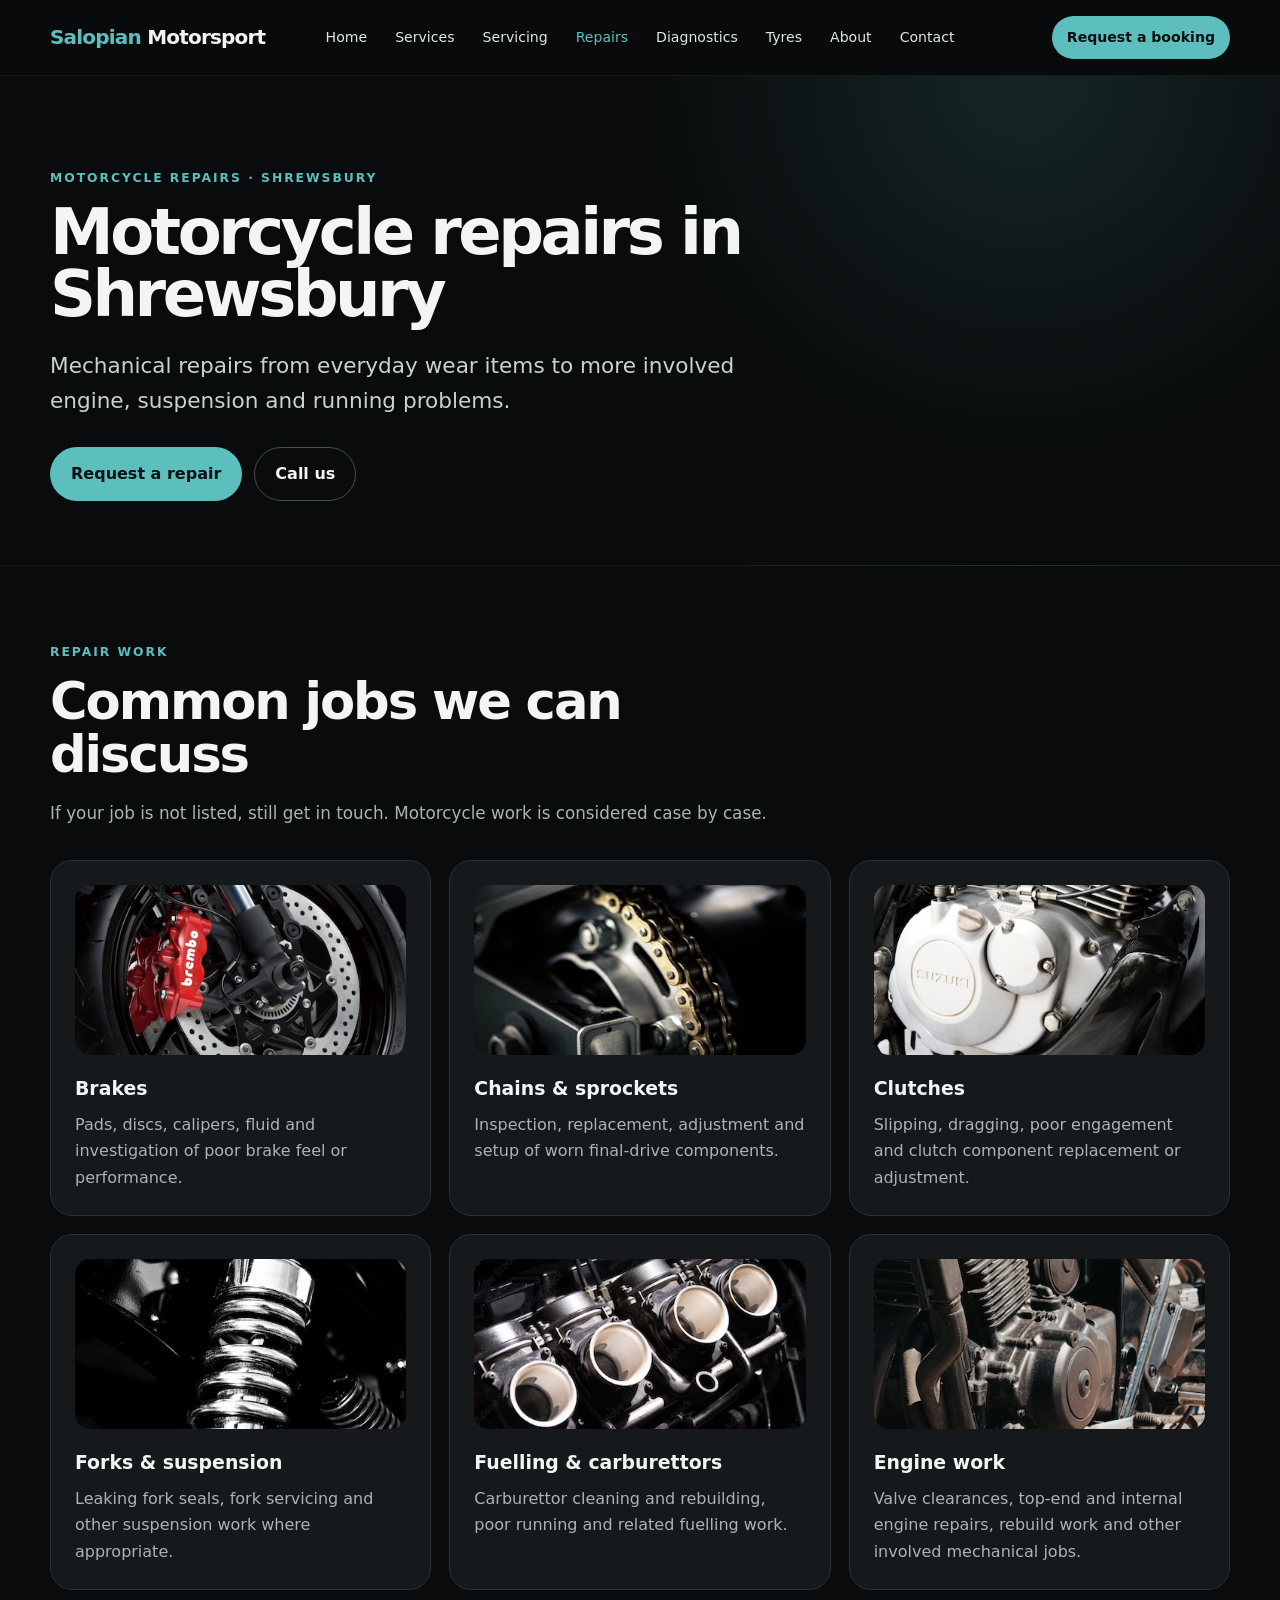
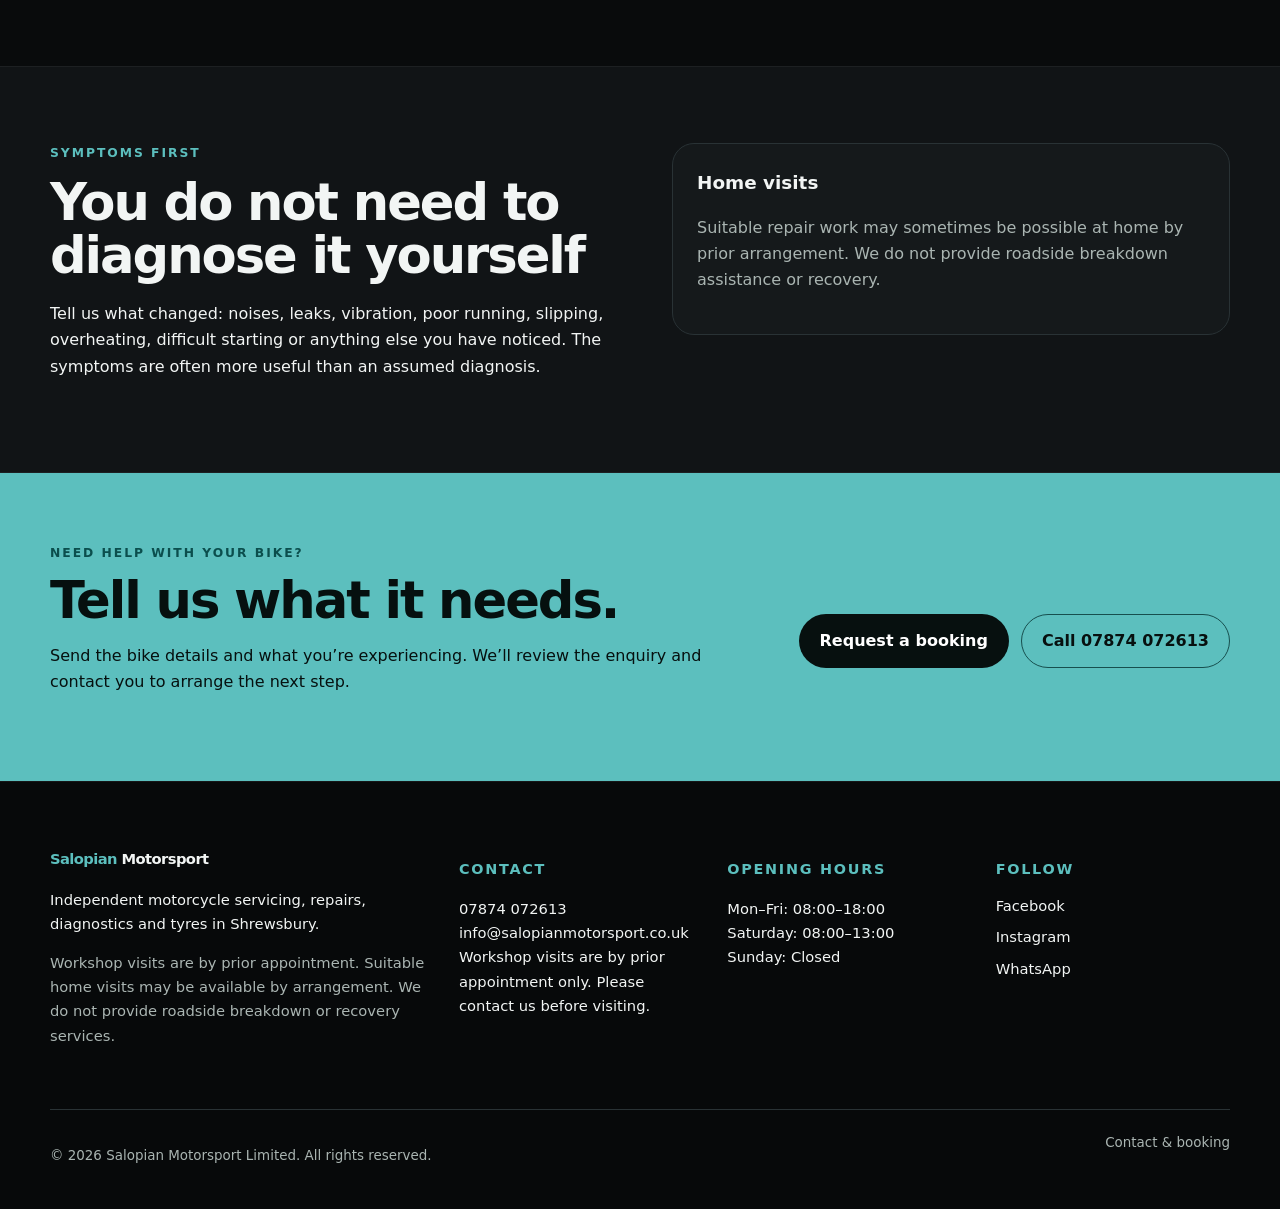
<file: motorcycle-repairs-shrewsbury.html>
<!doctype html>
<html lang="en-GB">
<head>
  <meta charset="utf-8">
  <meta name="viewport" content="width=device-width, initial-scale=1">
  <title>Motorcycle Repairs Shrewsbury | Salopian Motorsport</title>
  <meta name="description" content="Motorcycle repairs in Shrewsbury including brakes, chains and sprockets, clutches, fork seals, suspension, carburettors and engine work.">
  <meta name="robots" content="index,follow">
  <link rel="canonical" href="https://salopianmotorsport.co.uk/motorcycle-repairs-shrewsbury">
  <meta property="og:type" content="website">
  <meta property="og:site_name" content="Salopian Motorsport">
  <meta property="og:title" content="Motorcycle Repairs Shrewsbury | Salopian Motorsport">
  <meta property="og:description" content="Motorcycle repairs in Shrewsbury including brakes, chains and sprockets, clutches, fork seals, suspension, carburettors and engine work.">
  <meta property="og:url" content="https://salopianmotorsport.co.uk/motorcycle-repairs-shrewsbury">
  <meta property="og:image" content="https://salopianmotorsport.co.uk/brakes.jpg">
  <meta name="twitter:card" content="summary_large_image">
  <meta name="theme-color" content="#090b0c">
  <link rel="stylesheet" href="style.css">

<script type="application/ld+json">
{
  "@context": "https://schema.org",
  "@type": "Service",
  "name": "Motorcycle repairs",
  "serviceType": "Motorcycle repairs",
  "description": "Mechanical motorcycle repairs in Shrewsbury.",
  "areaServed": {
    "@type": "City",
    "name": "Shrewsbury"
  },
  "provider": {
    "@id": "https://salopianmotorsport.co.uk/#business"
  },
  "url": "https://salopianmotorsport.co.uk/motorcycle-repairs-shrewsbury"
}
</script>
</head>
<body>
<a class="skip-link" href="#main">Skip to content</a>

<header class="site-header">
  <a class="brand" href="index.html" aria-label="Salopian Motorsport home">
    <span>Salopian</span> Motorsport
  </a>
  <button class="menu-toggle" type="button" aria-label="Open navigation" aria-expanded="false" aria-controls="site-nav">
    <span></span><span></span><span></span>
  </button>
  <nav id="site-nav" class="site-nav" aria-label="Primary navigation">
    <ul><li><a href="index.html">Home</a></li>
<li><a href="motorcycle.html">Services</a></li>
<li><a href="motorcycle-servicing-shrewsbury.html">Servicing</a></li>
<li><a href="motorcycle-repairs-shrewsbury.html" class="active">Repairs</a></li>
<li><a href="motorcycle-diagnostics-shrewsbury.html">Diagnostics</a></li>
<li><a href="motorcycle-tyres-shrewsbury.html">Tyres</a></li>
<li><a href="about.html">About</a></li>
<li><a href="contact.html">Contact</a></li></ul>
  </nav>
  <a class="header-cta" href="contact.html#booking">Request a booking</a>
</header>

<main id="main">

<section class="page-hero">
  <div class="shell narrow">
    <p class="eyebrow">Motorcycle repairs · Shrewsbury</p>
    <h1>Motorcycle repairs in Shrewsbury</h1>
    <p class="lead">Mechanical repairs from everyday wear items to more involved engine, suspension and running problems.</p>
    <div class="hero-actions"><a class="button primary" href="contact.html#booking">Request a repair</a><a class="button secondary" href="tel:+447874072613">Call us</a></div>
  </div>
</section>

<section class="section">
  <div class="shell">
    <div class="section-heading"><p class="eyebrow">Repair work</p><h2>Common jobs we can discuss</h2><p>If your job is not listed, still get in touch. Motorcycle work is considered case by case.</p></div>
    <div class="info-grid">
      <article><img src="brakes.jpg" alt="Motorcycle brake repair" loading="lazy"><h3>Brakes</h3><p>Pads, discs, calipers, fluid and investigation of poor brake feel or performance.</p></article>
      <article><img src="chain.jpg" alt="Motorcycle chain and sprocket repair" loading="lazy"><h3>Chains &amp; sprockets</h3><p>Inspection, replacement, adjustment and setup of worn final-drive components.</p></article>
      <article><img src="clutch.jpg" alt="Motorcycle clutch repair" loading="lazy"><h3>Clutches</h3><p>Slipping, dragging, poor engagement and clutch component replacement or adjustment.</p></article>
      <article><img src="suspension.jpg" alt="Motorcycle fork seal and suspension repair" loading="lazy"><h3>Forks &amp; suspension</h3><p>Leaking fork seals, fork servicing and other suspension work where appropriate.</p></article>
      <article><img src="carb.jpg" alt="Motorcycle carburettor work" loading="lazy"><h3>Fuelling &amp; carburettors</h3><p>Carburettor cleaning and rebuilding, poor running and related fuelling work.</p></article>
      <article><img src="engine.jpg" alt="Motorcycle engine repair" loading="lazy"><h3>Engine work</h3><p>Valve clearances, top-end and internal engine repairs, rebuild work and other involved mechanical jobs.</p></article>
    </div>
  </div>
</section>

<section class="section split-section">
  <div class="shell two-column">
    <div><p class="eyebrow">Symptoms first</p><h2>You do not need to diagnose it yourself</h2><p>Tell us what changed: noises, leaks, vibration, poor running, slipping, overheating, difficult starting or anything else you have noticed. The symptoms are often more useful than an assumed diagnosis.</p></div>
    <div class="notice"><strong>Home visits</strong><p>Suitable repair work may sometimes be possible at home by prior arrangement. We do not provide roadside breakdown assistance or recovery.</p></div>
  </div>
</section>

<section class="cta-band">
  <div class="shell cta-inner">
    <div>
      <p class="eyebrow">Need help with your bike?</p>
      <h2>Tell us what it needs.</h2>
      <p>Send the bike details and what you’re experiencing. We’ll review the enquiry and contact you to arrange the next step.</p>
    </div>
    <div class="cta-actions">
      <a class="button primary" href="contact.html#booking">Request a booking</a>
      <a class="button secondary" href="tel:+447874072613">Call 07874 072613</a>
    </div>
  </div>
</section>


</main>

<footer class="site-footer">
  <div class="footer-grid shell">
    <div>
      <a class="brand footer-brand" href="index.html"><span>Salopian</span> Motorsport</a>
      <p>Independent motorcycle servicing, repairs, diagnostics and tyres in Shrewsbury.</p>
      <p class="muted">Workshop visits are by prior appointment. Suitable home visits may be available by arrangement. We do not provide roadside breakdown or recovery services.</p>
    </div>
    <div>
      <h2>Contact</h2>
      <p><a href="tel:+447874072613">07874 072613</a><br>
      <a href="mailto:info@salopianmotorsport.co.uk">info@salopianmotorsport.co.uk</a><br>
      Workshop visits are by prior appointment only. Please contact us before visiting.</p>
    </div>
    <div>
      <h2>Opening hours</h2>
      <p>Mon–Fri: 08:00–18:00<br>Saturday: 08:00–13:00<br>Sunday: Closed</p>
    </div>
    <div>
      <h2>Follow</h2>
      <div class="social-links">
        <a href="https://www.facebook.com/share/16dyAodXLT/?mibextid=wwXIfr" rel="noopener noreferrer" target="_blank">Facebook</a>
        <a href="https://www.instagram.com/salopianmotorsport?igsh=bzdzZmtpdmQzdWZl&utm_source=qr" rel="noopener noreferrer" target="_blank">Instagram</a>
        <a href="https://wa.me/447731118933" rel="noopener noreferrer" target="_blank">WhatsApp</a>
      </div>
    </div>
  </div>
  <div class="footer-bottom shell">
    <p>© <span data-current-year>2026</span> Salopian Motorsport Limited. All rights reserved.</p>
    <a href="contact.html">Contact &amp; booking</a>
  </div>
</footer>
<script src="script.js" defer></script>

</body>
</html>
</file>
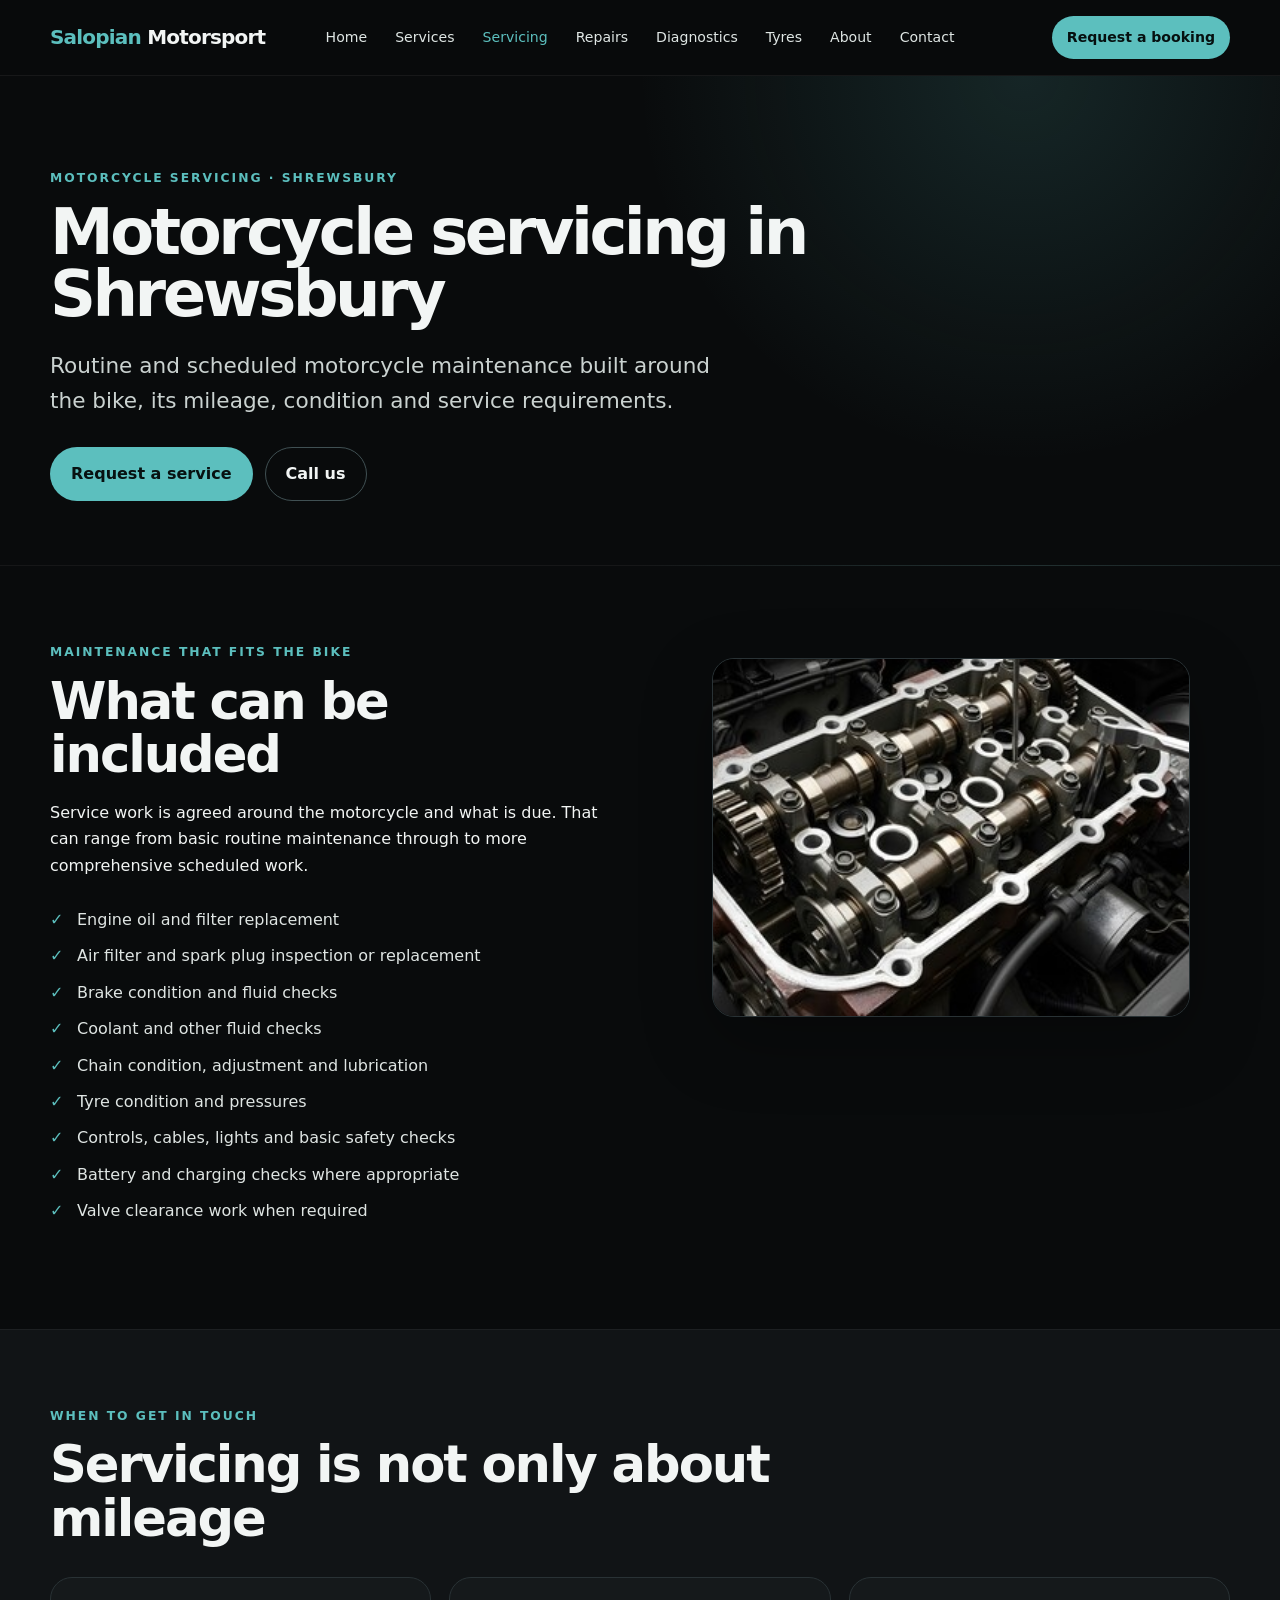
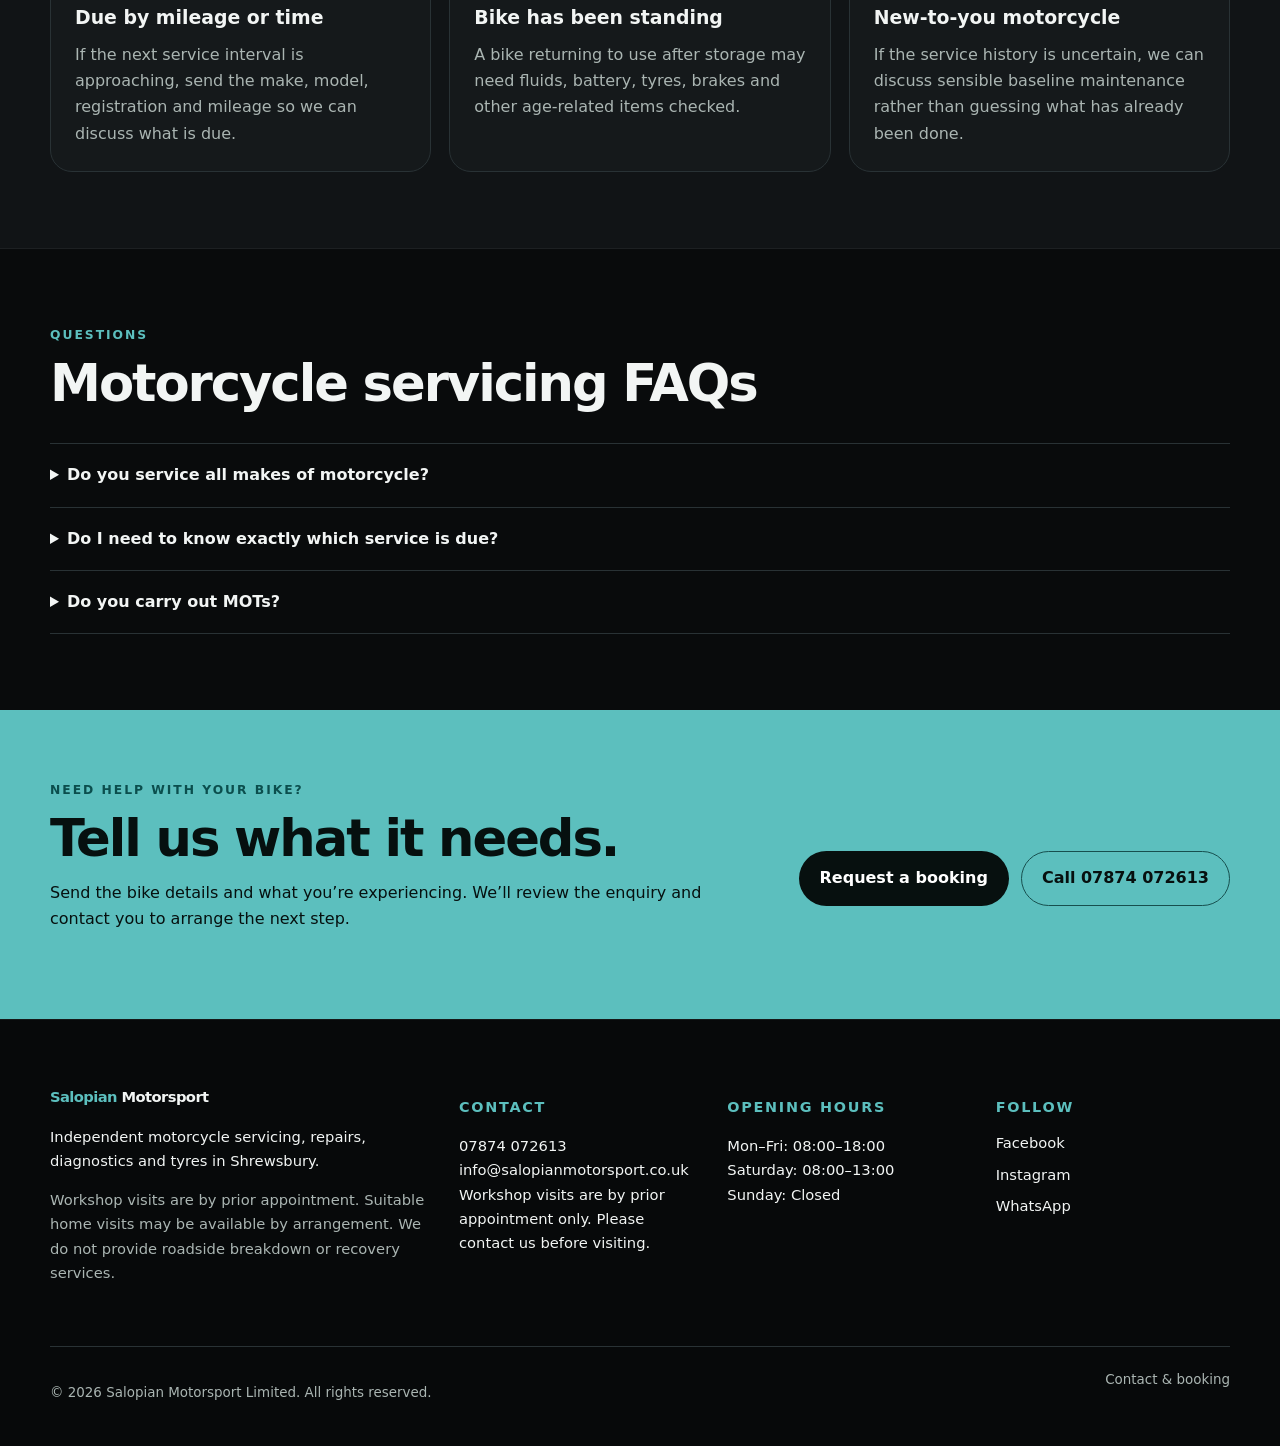
<file: motorcycle-servicing-shrewsbury.html>
<!doctype html>
<html lang="en-GB">
<head>
  <meta charset="utf-8">
  <meta name="viewport" content="width=device-width, initial-scale=1">
  <title>Motorcycle Servicing Shrewsbury | Salopian Motorsport</title>
  <meta name="description" content="Motorcycle servicing in Shrewsbury for all makes and models. Routine maintenance, fluids, filters, plugs, checks and scheduled service work.">
  <meta name="robots" content="index,follow">
  <link rel="canonical" href="https://salopianmotorsport.co.uk/motorcycle-servicing-shrewsbury">
  <meta property="og:type" content="website">
  <meta property="og:site_name" content="Salopian Motorsport">
  <meta property="og:title" content="Motorcycle Servicing Shrewsbury | Salopian Motorsport">
  <meta property="og:description" content="Motorcycle servicing in Shrewsbury for all makes and models. Routine maintenance, fluids, filters, plugs, checks and scheduled service work.">
  <meta property="og:url" content="https://salopianmotorsport.co.uk/motorcycle-servicing-shrewsbury">
  <meta property="og:image" content="https://salopianmotorsport.co.uk/valves.jpg">
  <meta name="twitter:card" content="summary_large_image">
  <meta name="theme-color" content="#090b0c">
  <link rel="stylesheet" href="style.css">

<script type="application/ld+json">
{
  "@context": "https://schema.org",
  "@type": "Service",
  "name": "Motorcycle servicing",
  "serviceType": "Motorcycle servicing",
  "description": "Routine and scheduled motorcycle servicing in Shrewsbury.",
  "areaServed": {
    "@type": "City",
    "name": "Shrewsbury"
  },
  "provider": {
    "@id": "https://salopianmotorsport.co.uk/#business"
  },
  "url": "https://salopianmotorsport.co.uk/motorcycle-servicing-shrewsbury"
}
</script>
</head>
<body>
<a class="skip-link" href="#main">Skip to content</a>

<header class="site-header">
  <a class="brand" href="index.html" aria-label="Salopian Motorsport home">
    <span>Salopian</span> Motorsport
  </a>
  <button class="menu-toggle" type="button" aria-label="Open navigation" aria-expanded="false" aria-controls="site-nav">
    <span></span><span></span><span></span>
  </button>
  <nav id="site-nav" class="site-nav" aria-label="Primary navigation">
    <ul><li><a href="index.html">Home</a></li>
<li><a href="motorcycle.html">Services</a></li>
<li><a href="motorcycle-servicing-shrewsbury.html" class="active">Servicing</a></li>
<li><a href="motorcycle-repairs-shrewsbury.html">Repairs</a></li>
<li><a href="motorcycle-diagnostics-shrewsbury.html">Diagnostics</a></li>
<li><a href="motorcycle-tyres-shrewsbury.html">Tyres</a></li>
<li><a href="about.html">About</a></li>
<li><a href="contact.html">Contact</a></li></ul>
  </nav>
  <a class="header-cta" href="contact.html#booking">Request a booking</a>
</header>

<main id="main">

<section class="page-hero">
  <div class="shell narrow">
    <p class="eyebrow">Motorcycle servicing · Shrewsbury</p>
    <h1>Motorcycle servicing in Shrewsbury</h1>
    <p class="lead">Routine and scheduled motorcycle maintenance built around the bike, its mileage, condition and service requirements.</p>
    <div class="hero-actions"><a class="button primary" href="contact.html#booking">Request a service</a><a class="button secondary" href="tel:+447874072613">Call us</a></div>
  </div>
</section>

<section class="section">
  <div class="shell content-grid">
    <div>
      <p class="eyebrow">Maintenance that fits the bike</p>
      <h2>What can be included</h2>
      <p>Service work is agreed around the motorcycle and what is due. That can range from basic routine maintenance through to more comprehensive scheduled work.</p>
      <ul class="check-list">
        <li>Engine oil and filter replacement</li>
        <li>Air filter and spark plug inspection or replacement</li>
        <li>Brake condition and fluid checks</li>
        <li>Coolant and other fluid checks</li>
        <li>Chain condition, adjustment and lubrication</li>
        <li>Tyre condition and pressures</li>
        <li>Controls, cables, lights and basic safety checks</li>
        <li>Battery and charging checks where appropriate</li>
        <li>Valve clearance work when required</li>
      </ul>
    </div>
    <figure class="content-image"><img src="valves.jpg" alt="Valve clearance work during motorcycle servicing" loading="lazy"></figure>
  </div>
</section>

<section class="section split-section">
  <div class="shell">
    <div class="section-heading"><p class="eyebrow">When to get in touch</p><h2>Servicing is not only about mileage</h2></div>
    <div class="info-grid">
      <article><h3>Due by mileage or time</h3><p>If the next service interval is approaching, send the make, model, registration and mileage so we can discuss what is due.</p></article>
      <article><h3>Bike has been standing</h3><p>A bike returning to use after storage may need fluids, battery, tyres, brakes and other age-related items checked.</p></article>
      <article><h3>New-to-you motorcycle</h3><p>If the service history is uncertain, we can discuss sensible baseline maintenance rather than guessing what has already been done.</p></article>
    </div>
  </div>
</section>

<section class="section">
  <div class="shell faq-wrap">
    <div class="section-heading"><p class="eyebrow">Questions</p><h2>Motorcycle servicing FAQs</h2></div>
    <details><summary>Do you service all makes of motorcycle?</summary><p>All makes and models are considered. Send the bike details and the work required and we can confirm whether the job is suitable.</p></details>
    <details><summary>Do I need to know exactly which service is due?</summary><p>No. Provide the registration, make, model, mileage and any service history you have. We can discuss the appropriate work before the appointment is confirmed.</p></details>
    <details><summary>Do you carry out MOTs?</summary><p>No. Salopian Motorsport does not carry out motorcycle MOT tests.</p></details>
  </div>
</section>

<section class="cta-band">
  <div class="shell cta-inner">
    <div>
      <p class="eyebrow">Need help with your bike?</p>
      <h2>Tell us what it needs.</h2>
      <p>Send the bike details and what you’re experiencing. We’ll review the enquiry and contact you to arrange the next step.</p>
    </div>
    <div class="cta-actions">
      <a class="button primary" href="contact.html#booking">Request a booking</a>
      <a class="button secondary" href="tel:+447874072613">Call 07874 072613</a>
    </div>
  </div>
</section>


</main>

<footer class="site-footer">
  <div class="footer-grid shell">
    <div>
      <a class="brand footer-brand" href="index.html"><span>Salopian</span> Motorsport</a>
      <p>Independent motorcycle servicing, repairs, diagnostics and tyres in Shrewsbury.</p>
      <p class="muted">Workshop visits are by prior appointment. Suitable home visits may be available by arrangement. We do not provide roadside breakdown or recovery services.</p>
    </div>
    <div>
      <h2>Contact</h2>
      <p><a href="tel:+447874072613">07874 072613</a><br>
      <a href="mailto:info@salopianmotorsport.co.uk">info@salopianmotorsport.co.uk</a><br>
      Workshop visits are by prior appointment only. Please contact us before visiting.</p>
    </div>
    <div>
      <h2>Opening hours</h2>
      <p>Mon–Fri: 08:00–18:00<br>Saturday: 08:00–13:00<br>Sunday: Closed</p>
    </div>
    <div>
      <h2>Follow</h2>
      <div class="social-links">
        <a href="https://www.facebook.com/share/16dyAodXLT/?mibextid=wwXIfr" rel="noopener noreferrer" target="_blank">Facebook</a>
        <a href="https://www.instagram.com/salopianmotorsport?igsh=bzdzZmtpdmQzdWZl&utm_source=qr" rel="noopener noreferrer" target="_blank">Instagram</a>
        <a href="https://wa.me/447731118933" rel="noopener noreferrer" target="_blank">WhatsApp</a>
      </div>
    </div>
  </div>
  <div class="footer-bottom shell">
    <p>© <span data-current-year>2026</span> Salopian Motorsport Limited. All rights reserved.</p>
    <a href="contact.html">Contact &amp; booking</a>
  </div>
</footer>
<script src="script.js" defer></script>

</body>
</html>
</file>
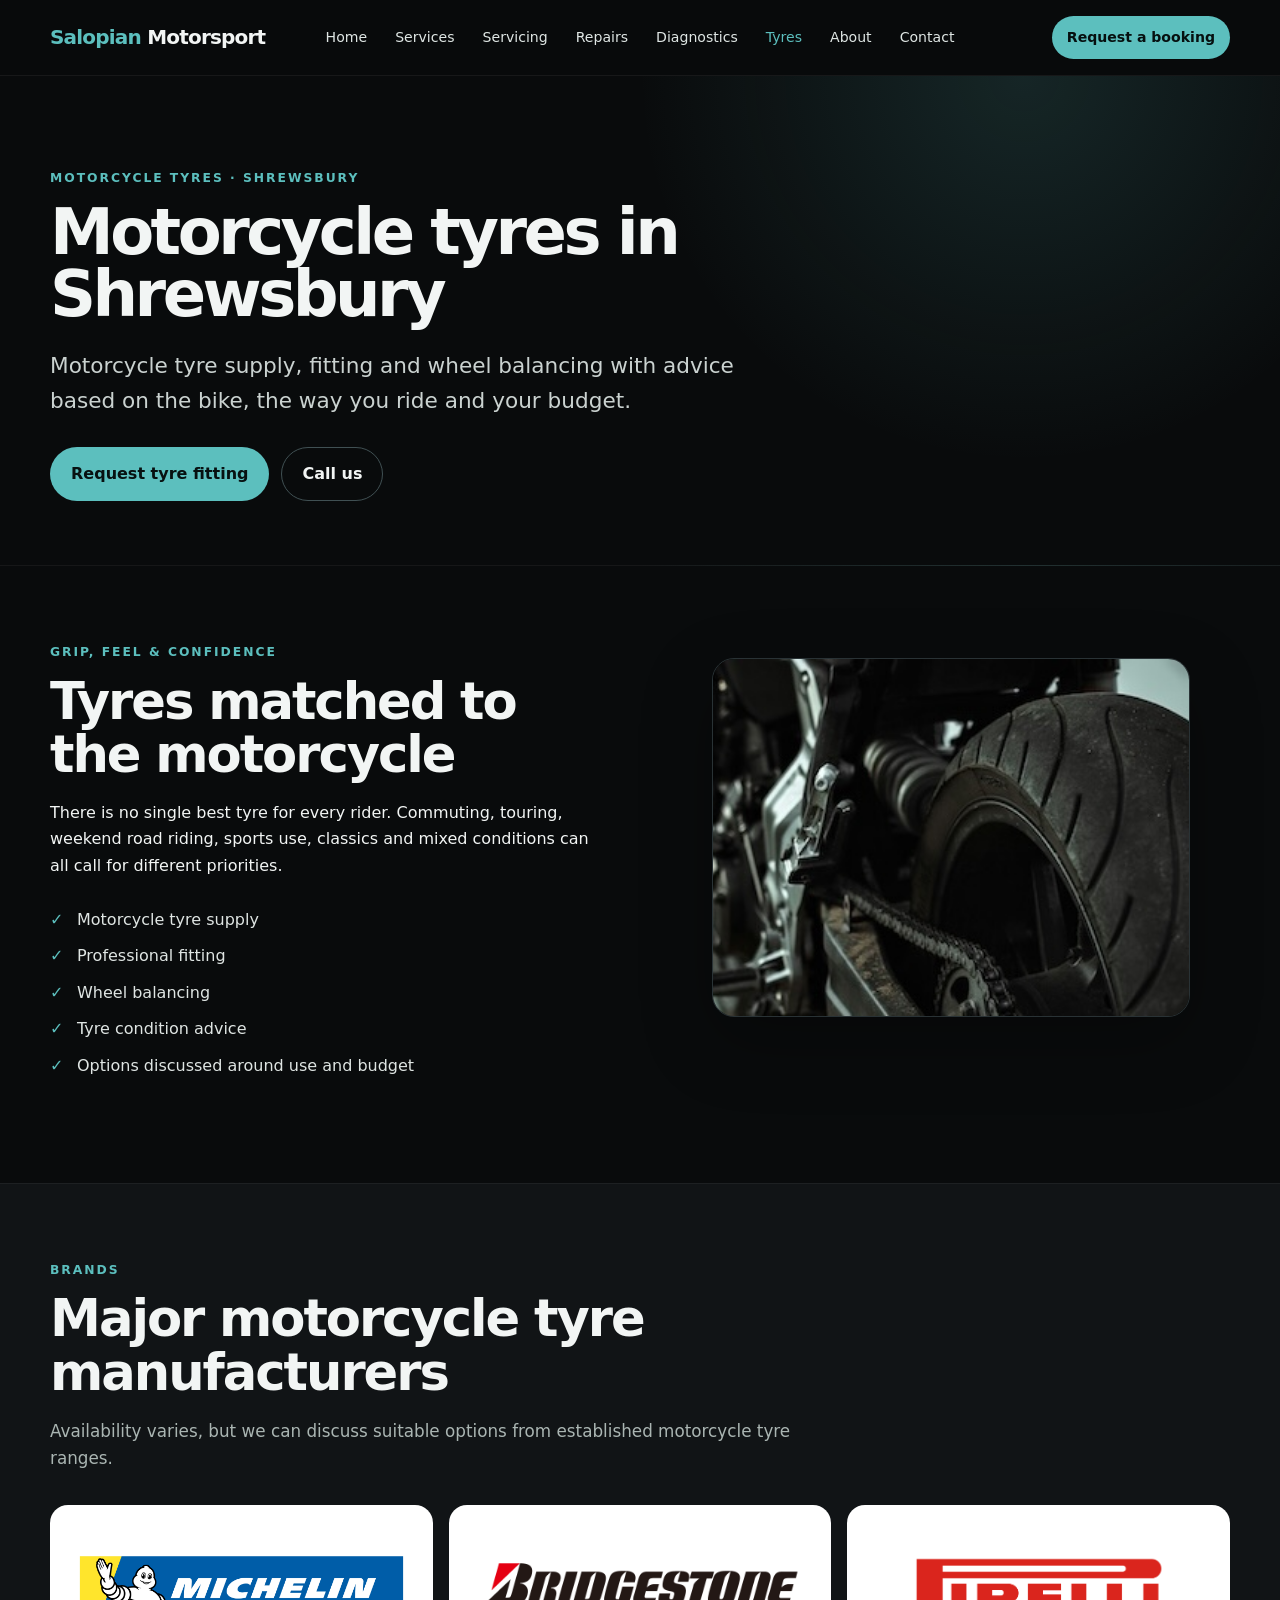
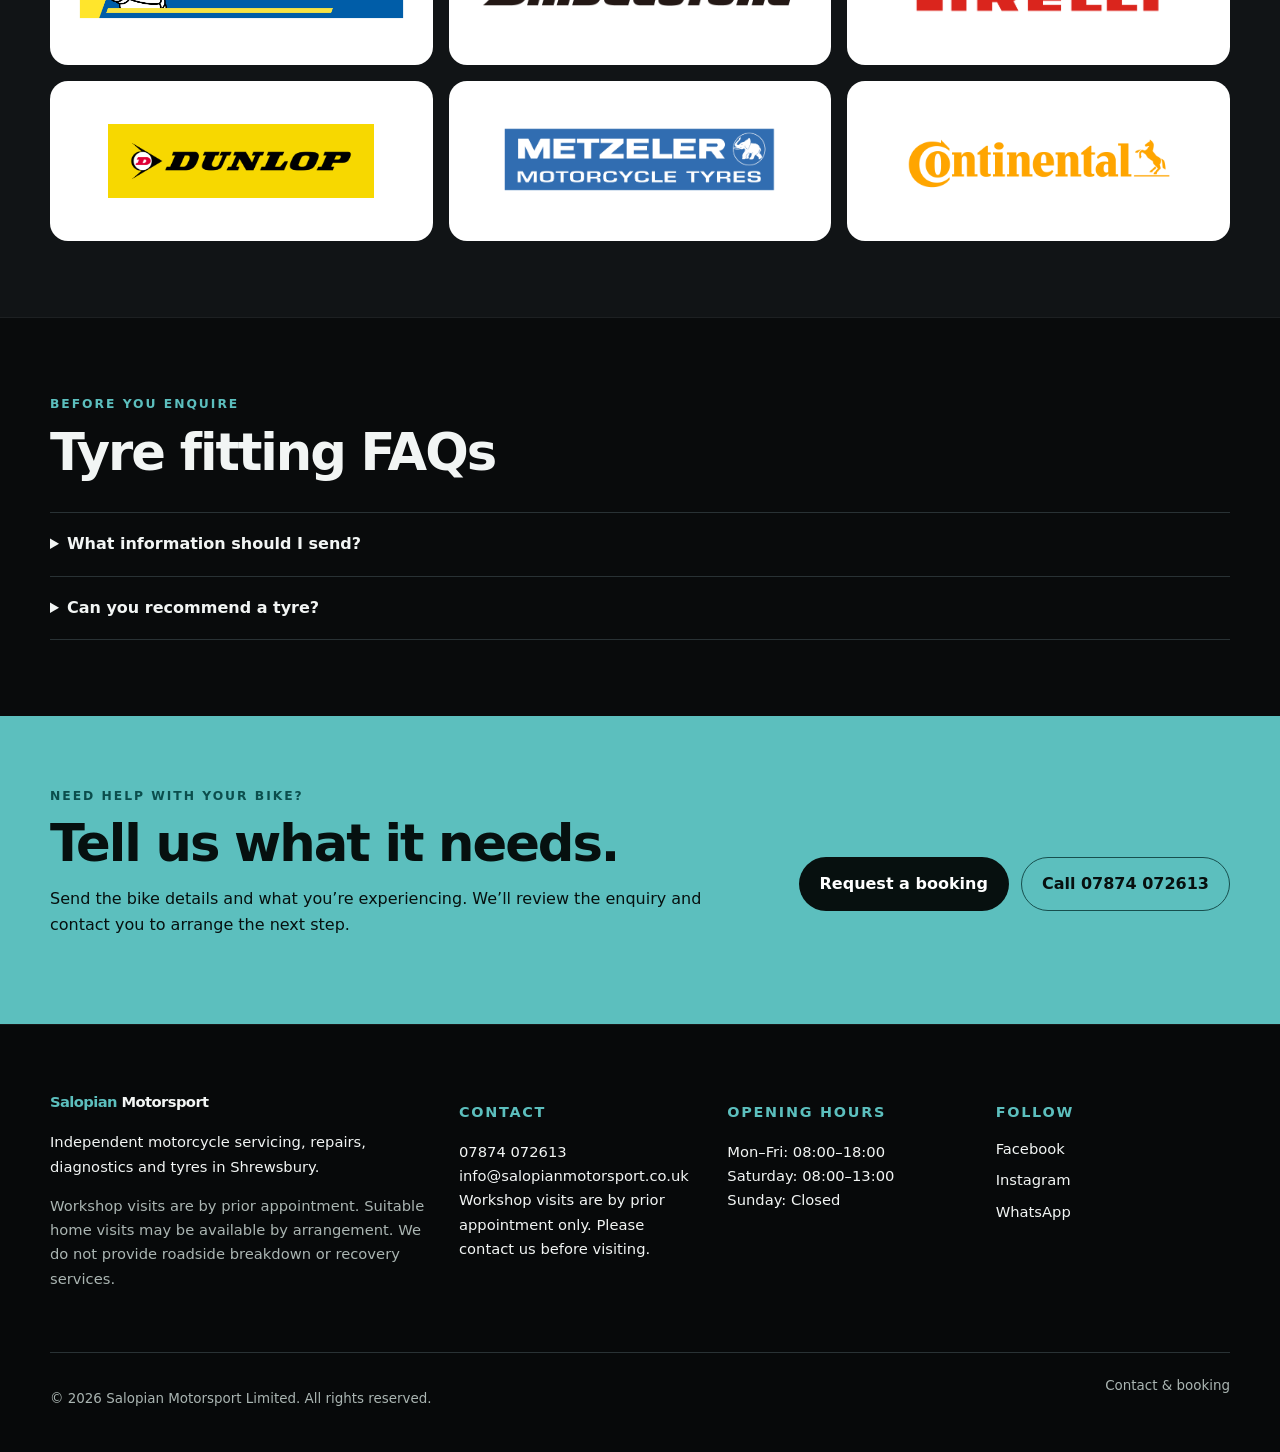
<file: motorcycle-tyres-shrewsbury.html>
<!doctype html>
<html lang="en-GB">
<head>
  <meta charset="utf-8">
  <meta name="viewport" content="width=device-width, initial-scale=1">
  <title>Motorcycle Tyres Shrewsbury | Salopian Motorsport</title>
  <meta name="description" content="Motorcycle tyre supply, fitting and wheel balancing in Shrewsbury. Tyre advice for commuters, tourers, sports bikes, classics and more.">
  <meta name="robots" content="index,follow">
  <link rel="canonical" href="https://salopianmotorsport.co.uk/motorcycle-tyres-shrewsbury">
  <meta property="og:type" content="website">
  <meta property="og:site_name" content="Salopian Motorsport">
  <meta property="og:title" content="Motorcycle Tyres Shrewsbury | Salopian Motorsport">
  <meta property="og:description" content="Motorcycle tyre supply, fitting and wheel balancing in Shrewsbury. Tyre advice for commuters, tourers, sports bikes, classics and more.">
  <meta property="og:url" content="https://salopianmotorsport.co.uk/motorcycle-tyres-shrewsbury">
  <meta property="og:image" content="https://salopianmotorsport.co.uk/tyres.jpg">
  <meta name="twitter:card" content="summary_large_image">
  <meta name="theme-color" content="#090b0c">
  <link rel="stylesheet" href="style.css">

<script type="application/ld+json">
{
  "@context": "https://schema.org",
  "@type": "Service",
  "name": "Motorcycle tyre fitting and balancing",
  "serviceType": "Motorcycle tyre fitting and balancing",
  "description": "Motorcycle tyre supply, fitting and balancing in Shrewsbury.",
  "areaServed": {
    "@type": "City",
    "name": "Shrewsbury"
  },
  "provider": {
    "@id": "https://salopianmotorsport.co.uk/#business"
  },
  "url": "https://salopianmotorsport.co.uk/motorcycle-tyres-shrewsbury"
}
</script>
</head>
<body>
<a class="skip-link" href="#main">Skip to content</a>

<header class="site-header">
  <a class="brand" href="index.html" aria-label="Salopian Motorsport home">
    <span>Salopian</span> Motorsport
  </a>
  <button class="menu-toggle" type="button" aria-label="Open navigation" aria-expanded="false" aria-controls="site-nav">
    <span></span><span></span><span></span>
  </button>
  <nav id="site-nav" class="site-nav" aria-label="Primary navigation">
    <ul><li><a href="index.html">Home</a></li>
<li><a href="motorcycle.html">Services</a></li>
<li><a href="motorcycle-servicing-shrewsbury.html">Servicing</a></li>
<li><a href="motorcycle-repairs-shrewsbury.html">Repairs</a></li>
<li><a href="motorcycle-diagnostics-shrewsbury.html">Diagnostics</a></li>
<li><a href="motorcycle-tyres-shrewsbury.html" class="active">Tyres</a></li>
<li><a href="about.html">About</a></li>
<li><a href="contact.html">Contact</a></li></ul>
  </nav>
  <a class="header-cta" href="contact.html#booking">Request a booking</a>
</header>

<main id="main">

<section class="page-hero">
  <div class="shell narrow">
    <p class="eyebrow">Motorcycle tyres · Shrewsbury</p>
    <h1>Motorcycle tyres in Shrewsbury</h1>
    <p class="lead">Motorcycle tyre supply, fitting and wheel balancing with advice based on the bike, the way you ride and your budget.</p>
    <div class="hero-actions"><a class="button primary" href="contact.html#booking">Request tyre fitting</a><a class="button secondary" href="tel:+447874072613">Call us</a></div>
  </div>
</section>

<section class="section">
  <div class="shell content-grid">
    <div>
      <p class="eyebrow">Grip, feel &amp; confidence</p>
      <h2>Tyres matched to the motorcycle</h2>
      <p>There is no single best tyre for every rider. Commuting, touring, weekend road riding, sports use, classics and mixed conditions can all call for different priorities.</p>
      <ul class="check-list">
        <li>Motorcycle tyre supply</li>
        <li>Professional fitting</li>
        <li>Wheel balancing</li>
        <li>Tyre condition advice</li>
        <li>Options discussed around use and budget</li>
      </ul>
    </div>
    <figure class="content-image"><img src="tyres.jpg" alt="Motorcycle tyres ready for fitting in Shrewsbury" loading="lazy"></figure>
  </div>
</section>

<section class="section split-section">
  <div class="shell">
    <div class="section-heading"><p class="eyebrow">Brands</p><h2>Major motorcycle tyre manufacturers</h2><p>Availability varies, but we can discuss suitable options from established motorcycle tyre ranges.</p></div>
    <div class="brand-grid">
      <div><img src="michelin.png" alt="Michelin motorcycle tyres" loading="lazy"></div>
      <div><img src="bridgestone.png" alt="Bridgestone motorcycle tyres" loading="lazy"></div>
      <div><img src="pirelli.png" alt="Pirelli motorcycle tyres" loading="lazy"></div>
      <div><img src="dunlop.png" alt="Dunlop motorcycle tyres" loading="lazy"></div>
      <div><img src="metzeler.png" alt="Metzeler motorcycle tyres" loading="lazy"></div>
      <div><img src="continental.png" alt="Continental motorcycle tyres" loading="lazy"></div>
    </div>
  </div>
</section>

<section class="section">
  <div class="shell faq-wrap">
    <div class="section-heading"><p class="eyebrow">Before you enquire</p><h2>Tyre fitting FAQs</h2></div>
    <details><summary>What information should I send?</summary><p>Your registration, make and model, current tyre sizes if known, and whether you want a specific tyre or would like recommendations.</p></details>
    <details><summary>Can you recommend a tyre?</summary><p>Yes. Tell us how the motorcycle is used, what matters most to you and your budget, and suitable options can be discussed.</p></details>
  </div>
</section>

<section class="cta-band">
  <div class="shell cta-inner">
    <div>
      <p class="eyebrow">Need help with your bike?</p>
      <h2>Tell us what it needs.</h2>
      <p>Send the bike details and what you’re experiencing. We’ll review the enquiry and contact you to arrange the next step.</p>
    </div>
    <div class="cta-actions">
      <a class="button primary" href="contact.html#booking">Request a booking</a>
      <a class="button secondary" href="tel:+447874072613">Call 07874 072613</a>
    </div>
  </div>
</section>


</main>

<footer class="site-footer">
  <div class="footer-grid shell">
    <div>
      <a class="brand footer-brand" href="index.html"><span>Salopian</span> Motorsport</a>
      <p>Independent motorcycle servicing, repairs, diagnostics and tyres in Shrewsbury.</p>
      <p class="muted">Workshop visits are by prior appointment. Suitable home visits may be available by arrangement. We do not provide roadside breakdown or recovery services.</p>
    </div>
    <div>
      <h2>Contact</h2>
      <p><a href="tel:+447874072613">07874 072613</a><br>
      <a href="mailto:info@salopianmotorsport.co.uk">info@salopianmotorsport.co.uk</a><br>
      Workshop visits are by prior appointment only. Please contact us before visiting.</p>
    </div>
    <div>
      <h2>Opening hours</h2>
      <p>Mon–Fri: 08:00–18:00<br>Saturday: 08:00–13:00<br>Sunday: Closed</p>
    </div>
    <div>
      <h2>Follow</h2>
      <div class="social-links">
        <a href="https://www.facebook.com/share/16dyAodXLT/?mibextid=wwXIfr" rel="noopener noreferrer" target="_blank">Facebook</a>
        <a href="https://www.instagram.com/salopianmotorsport?igsh=bzdzZmtpdmQzdWZl&utm_source=qr" rel="noopener noreferrer" target="_blank">Instagram</a>
        <a href="https://wa.me/447731118933" rel="noopener noreferrer" target="_blank">WhatsApp</a>
      </div>
    </div>
  </div>
  <div class="footer-bottom shell">
    <p>© <span data-current-year>2026</span> Salopian Motorsport Limited. All rights reserved.</p>
    <a href="contact.html">Contact &amp; booking</a>
  </div>
</footer>
<script src="script.js" defer></script>

</body>
</html>
</file>
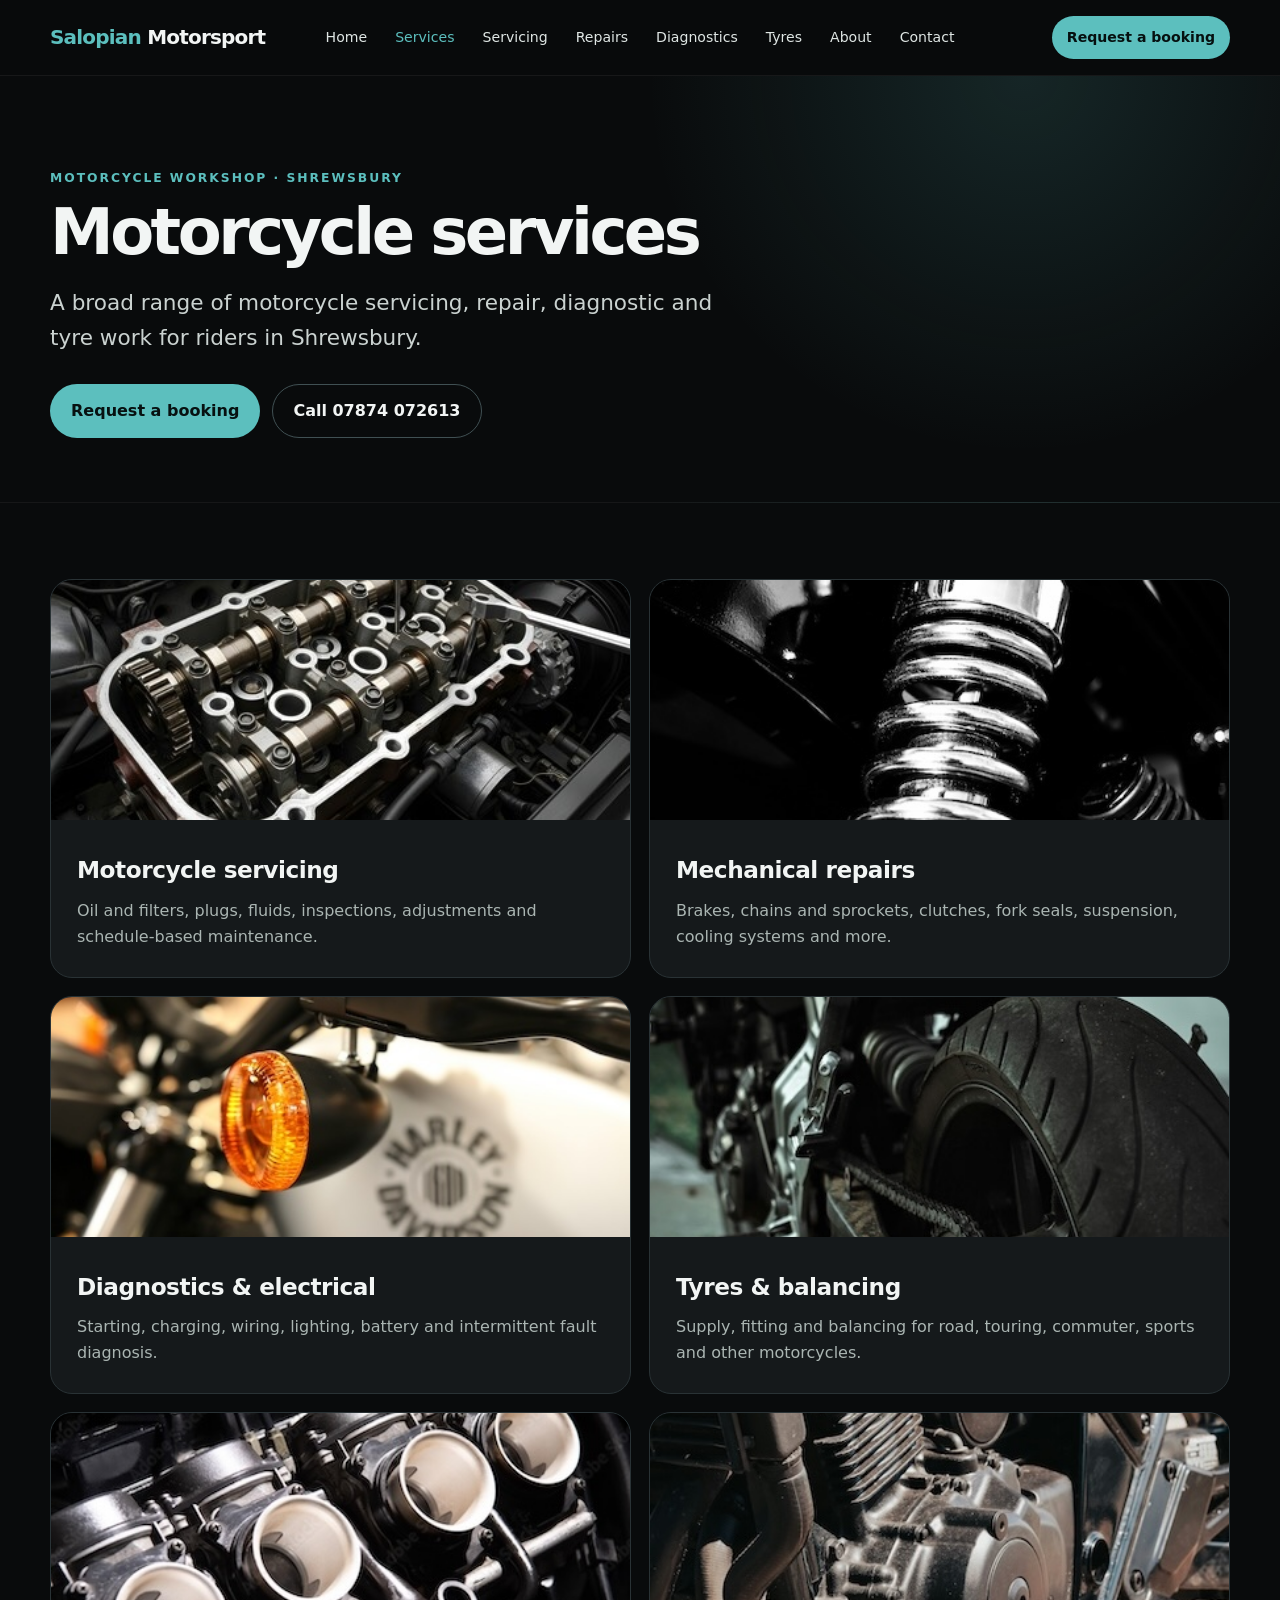
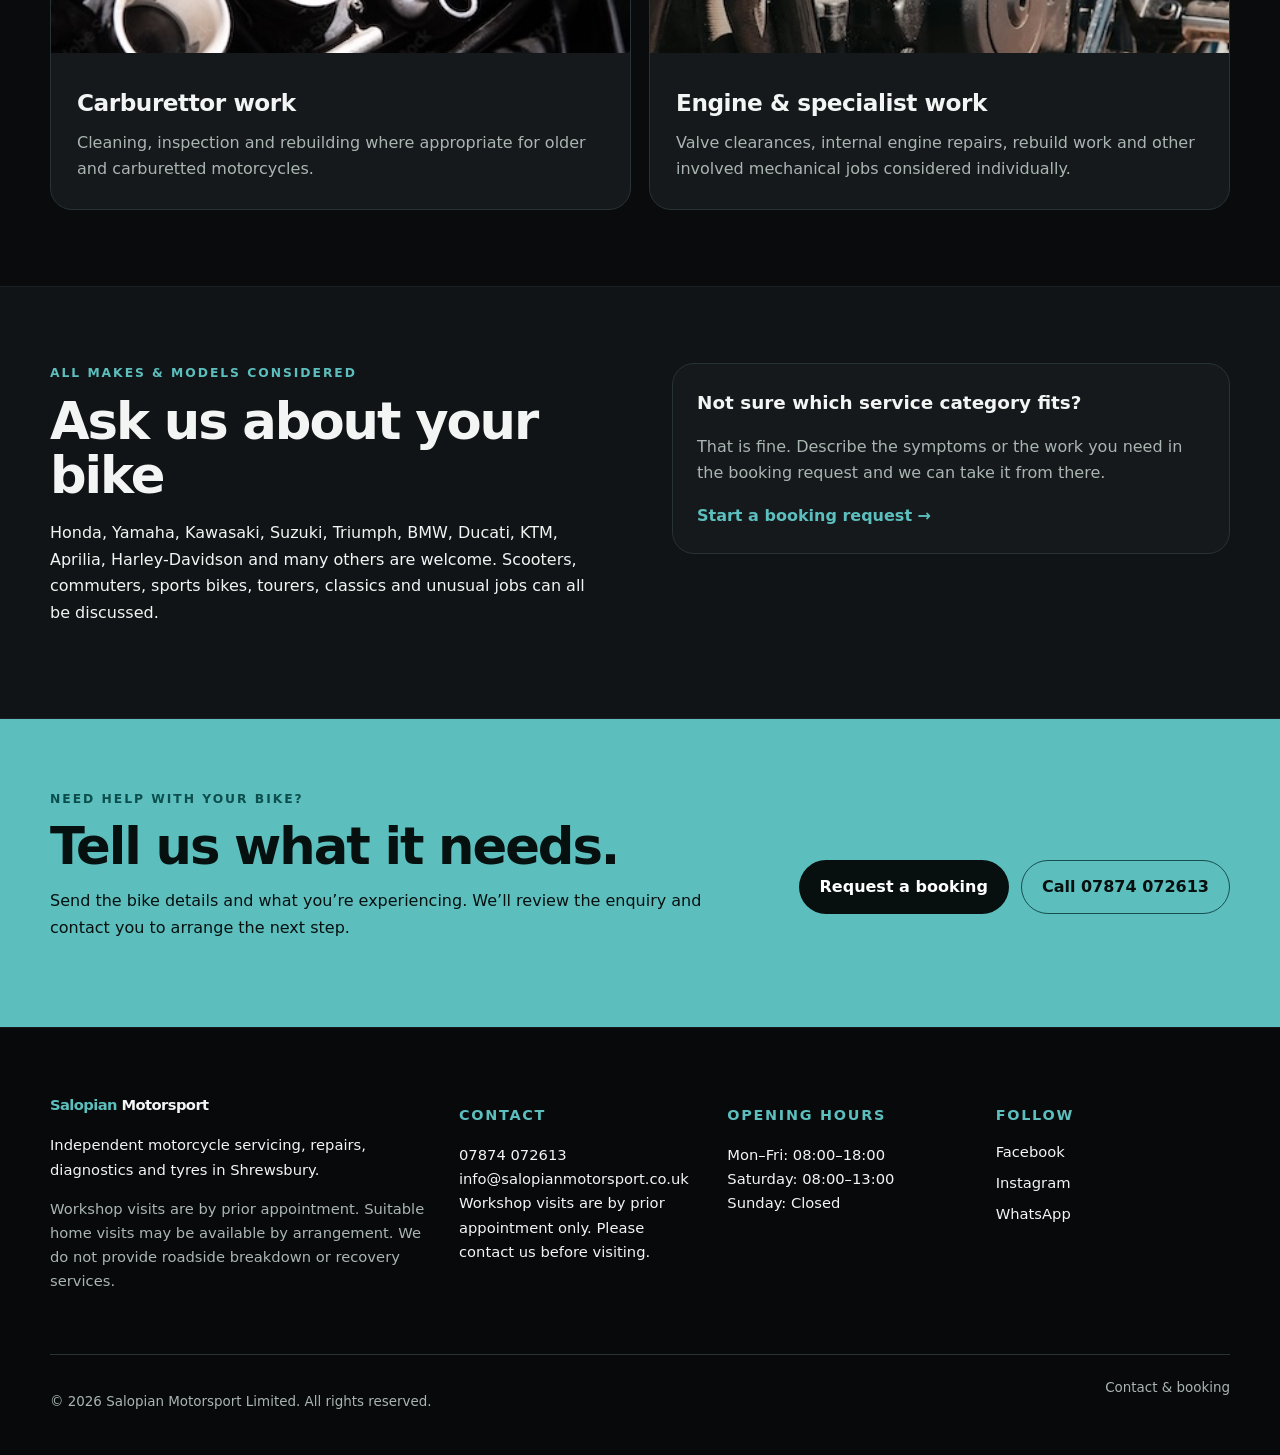
<file: motorcycle.html>
<!doctype html>
<html lang="en-GB">
<head>
  <meta charset="utf-8">
  <meta name="viewport" content="width=device-width, initial-scale=1">
  <title>Motorcycle Services Shrewsbury | Salopian Motorsport</title>
  <meta name="description" content="Motorcycle servicing, repairs, diagnostics, electrical work, tyres, carburettor work and specialist mechanical jobs in Shrewsbury.">
  <meta name="robots" content="index,follow">
  <link rel="canonical" href="https://salopianmotorsport.co.uk/motorcycle">
  <meta property="og:type" content="website">
  <meta property="og:site_name" content="Salopian Motorsport">
  <meta property="og:title" content="Motorcycle Services Shrewsbury | Salopian Motorsport">
  <meta property="og:description" content="Motorcycle servicing, repairs, diagnostics, electrical work, tyres, carburettor work and specialist mechanical jobs in Shrewsbury.">
  <meta property="og:url" content="https://salopianmotorsport.co.uk/motorcycle">
  <meta property="og:image" content="https://salopianmotorsport.co.uk/engine.jpg">
  <meta name="twitter:card" content="summary_large_image">
  <meta name="theme-color" content="#090b0c">
  <link rel="stylesheet" href="style.css">

</head>
<body>
<a class="skip-link" href="#main">Skip to content</a>

<header class="site-header">
  <a class="brand" href="index.html" aria-label="Salopian Motorsport home">
    <span>Salopian</span> Motorsport
  </a>
  <button class="menu-toggle" type="button" aria-label="Open navigation" aria-expanded="false" aria-controls="site-nav">
    <span></span><span></span><span></span>
  </button>
  <nav id="site-nav" class="site-nav" aria-label="Primary navigation">
    <ul><li><a href="index.html">Home</a></li>
<li><a href="motorcycle.html" class="active">Services</a></li>
<li><a href="motorcycle-servicing-shrewsbury.html">Servicing</a></li>
<li><a href="motorcycle-repairs-shrewsbury.html">Repairs</a></li>
<li><a href="motorcycle-diagnostics-shrewsbury.html">Diagnostics</a></li>
<li><a href="motorcycle-tyres-shrewsbury.html">Tyres</a></li>
<li><a href="about.html">About</a></li>
<li><a href="contact.html">Contact</a></li></ul>
  </nav>
  <a class="header-cta" href="contact.html#booking">Request a booking</a>
</header>

<main id="main">

<section class="page-hero">
  <div class="shell narrow">
    <p class="eyebrow">Motorcycle workshop · Shrewsbury</p>
    <h1>Motorcycle services</h1>
    <p class="lead">A broad range of motorcycle servicing, repair, diagnostic and tyre work for riders in Shrewsbury.</p>
    <div class="hero-actions">
      <a class="button primary" href="contact.html#booking">Request a booking</a>
      <a class="button secondary" href="tel:+447874072613">Call 07874 072613</a>
    </div>
  </div>
</section>

<section class="section">
  <div class="shell">
    <div class="service-grid">
      <a class="service-card" href="motorcycle-servicing-shrewsbury.html">
        <img src="valves.jpg" alt="Motorcycle servicing work" loading="lazy">
        <div><h2>Motorcycle servicing</h2><p>Oil and filters, plugs, fluids, inspections, adjustments and schedule-based maintenance.</p></div>
      </a>
      <a class="service-card" href="motorcycle-repairs-shrewsbury.html">
        <img src="suspension.jpg" alt="Motorcycle suspension repair" loading="lazy">
        <div><h2>Mechanical repairs</h2><p>Brakes, chains and sprockets, clutches, fork seals, suspension, cooling systems and more.</p></div>
      </a>
      <a class="service-card" href="motorcycle-diagnostics-shrewsbury.html">
        <img src="lights.jpg" alt="Motorcycle diagnostics and electrical repair" loading="lazy">
        <div><h2>Diagnostics &amp; electrical</h2><p>Starting, charging, wiring, lighting, battery and intermittent fault diagnosis.</p></div>
      </a>
      <a class="service-card" href="motorcycle-tyres-shrewsbury.html">
        <img src="tyres.jpg" alt="Motorcycle tyre fitting" loading="lazy">
        <div><h2>Tyres &amp; balancing</h2><p>Supply, fitting and balancing for road, touring, commuter, sports and other motorcycles.</p></div>
      </a>
      <article class="service-card non-link">
        <img src="carb.jpg" alt="Motorcycle carburettor cleaning and rebuild" loading="lazy">
        <div><h2>Carburettor work</h2><p>Cleaning, inspection and rebuilding where appropriate for older and carburetted motorcycles.</p></div>
      </article>
      <article class="service-card non-link">
        <img src="engine.jpg" alt="Motorcycle engine repair" loading="lazy">
        <div><h2>Engine &amp; specialist work</h2><p>Valve clearances, internal engine repairs, rebuild work and other involved mechanical jobs considered individually.</p></div>
      </article>
    </div>
  </div>
</section>

<section class="section split-section">
  <div class="shell two-column">
    <div>
      <p class="eyebrow">All makes &amp; models considered</p>
      <h2>Ask us about your bike</h2>
      <p>Honda, Yamaha, Kawasaki, Suzuki, Triumph, BMW, Ducati, KTM, Aprilia, Harley-Davidson and many others are welcome. Scooters, commuters, sports bikes, tourers, classics and unusual jobs can all be discussed.</p>
    </div>
    <div class="notice">
      <strong>Not sure which service category fits?</strong>
      <p>That is fine. Describe the symptoms or the work you need in the booking request and we can take it from there.</p>
      <a class="text-link" href="contact.html#booking">Start a booking request →</a>
    </div>
  </div>
</section>

<section class="cta-band">
  <div class="shell cta-inner">
    <div>
      <p class="eyebrow">Need help with your bike?</p>
      <h2>Tell us what it needs.</h2>
      <p>Send the bike details and what you’re experiencing. We’ll review the enquiry and contact you to arrange the next step.</p>
    </div>
    <div class="cta-actions">
      <a class="button primary" href="contact.html#booking">Request a booking</a>
      <a class="button secondary" href="tel:+447874072613">Call 07874 072613</a>
    </div>
  </div>
</section>


</main>

<footer class="site-footer">
  <div class="footer-grid shell">
    <div>
      <a class="brand footer-brand" href="index.html"><span>Salopian</span> Motorsport</a>
      <p>Independent motorcycle servicing, repairs, diagnostics and tyres in Shrewsbury.</p>
      <p class="muted">Workshop visits are by prior appointment. Suitable home visits may be available by arrangement. We do not provide roadside breakdown or recovery services.</p>
    </div>
    <div>
      <h2>Contact</h2>
      <p><a href="tel:+447874072613">07874 072613</a><br>
      <a href="mailto:info@salopianmotorsport.co.uk">info@salopianmotorsport.co.uk</a><br>
      Workshop visits are by prior appointment only. Please contact us before visiting.</p>
    </div>
    <div>
      <h2>Opening hours</h2>
      <p>Mon–Fri: 08:00–18:00<br>Saturday: 08:00–13:00<br>Sunday: Closed</p>
    </div>
    <div>
      <h2>Follow</h2>
      <div class="social-links">
        <a href="https://www.facebook.com/share/16dyAodXLT/?mibextid=wwXIfr" rel="noopener noreferrer" target="_blank">Facebook</a>
        <a href="https://www.instagram.com/salopianmotorsport?igsh=bzdzZmtpdmQzdWZl&utm_source=qr" rel="noopener noreferrer" target="_blank">Instagram</a>
        <a href="https://wa.me/447731118933" rel="noopener noreferrer" target="_blank">WhatsApp</a>
      </div>
    </div>
  </div>
  <div class="footer-bottom shell">
    <p>© <span data-current-year>2026</span> Salopian Motorsport Limited. All rights reserved.</p>
    <a href="contact.html">Contact &amp; booking</a>
  </div>
</footer>
<script src="script.js" defer></script>

</body>
</html>
</file>
<file: style.css>
:root{
  --bg:#090b0c;
  --bg-soft:#111416;
  --panel:#15191b;
  --panel-2:#1b2023;
  --text:#f2f5f4;
  --muted:#aab5b2;
  --line:#293235;
  --accent:#5cbfbe;
  --accent-strong:#7dd7d5;
  --black:#050606;
  --max:1180px;
  --radius:22px;
  --shadow:0 24px 70px rgba(0,0,0,.28);
}

*{
  box-sizing:border-box;
}

html{
  scroll-behavior:smooth;
}

body{
  margin:0;
  background:var(--bg);
  color:var(--text);
  font-family:Inter,ui-sans-serif,system-ui,-apple-system,BlinkMacSystemFont,"Segoe UI",sans-serif;
  line-height:1.65;
}

img{
  max-width:100%;
  display:block;
}

a{
  color:inherit;
  text-decoration:none;
}

button,
input,
select,
textarea{
  font:inherit;
}

button{
  cursor:pointer;
}

.ars-beta{
  margin-block:64px;
  padding:32px;
  border:1px solid var(--line);
  border-radius:var(--radius);
  background:var(--panel);
}

.ars-beta h2{
  margin-top:0;
  line-height:1.2;
}

.ars-beta [hidden]{
  display:none;
}

.ars-beta-panel{
  max-width:760px;
  margin-top:24px;
  padding-top:24px;
  border-top:1px solid var(--line);
}

.ars-beta-panel h3{
  margin-top:0;
}

.ars-beta-actions{
  display:flex;
  flex-wrap:wrap;
  gap:12px;
  margin-top:24px;
}

.ars-beta a:not(.button){
  color:var(--accent-strong);
  text-decoration:underline;
  text-underline-offset:3px;
}

.ars-beta :focus-visible{
  outline:3px solid var(--accent-strong);
  outline-offset:4px;
}

.ars-beta-status,
.ars-beta-fallback{
  color:var(--muted);
}

.ars-beta .button:disabled{
  opacity:.7;
  cursor:default;
}

@media (max-width:639px){
  .ars-beta{
    padding:24px 20px;
    margin-block:40px;
  }
}

.shell{
  width:min(var(--max),calc(100% - 40px));
  margin-inline:auto;
}

.narrow{
  max-width:850px;
}

.skip-link{
  position:fixed;
  left:16px;
  top:-100px;
  z-index:999;
  background:var(--accent);
  color:#041010;
  padding:12px 18px;
  border-radius:10px;
  font-weight:800;
}

.skip-link:focus{
  top:16px;
}

.site-header{
  position:sticky;
  top:0;
  z-index:100;
  display:flex;
  align-items:center;
  gap:28px;
  padding:18px max(20px,calc((100vw - var(--max))/2));
  background:rgba(9,11,12,.92);
  backdrop-filter:blur(16px);
  border-bottom:1px solid rgba(255,255,255,.06);
}

.brand{
  font-weight:900;
  letter-spacing:-.04em;
  font-size:1.25rem;
  white-space:nowrap;
}

.brand span{
  color:var(--accent);
}

.site-nav{
  margin-left:auto;
}

.site-nav ul{
  display:flex;
  align-items:center;
  gap:22px;
  list-style:none;
  margin:0;
  padding:0;
}

.site-nav a{
  font-size:.92rem;
  color:#dfe6e4;
}

.site-nav a:hover,
.site-nav a.active{
  color:var(--accent);
}

.header-cta{
  display:inline-flex;
  align-items:center;
  justify-content:center;
  border-radius:999px;
  background:var(--accent);
  color:#061010;
  padding:10px 16px;
  font-weight:800;
  font-size:.88rem;
}

.menu-toggle{
  display:none;
  margin-left:auto;
  width:42px;
  height:42px;
  border:1px solid var(--line);
  background:var(--panel);
  border-radius:12px;
  padding:10px;
}

.menu-toggle span{
  display:block;
  height:2px;
  background:var(--text);
  margin:5px 0;
}

.hero{
  padding:96px 0 72px;
  background:
    radial-gradient(
      circle at 78% 15%,
      rgba(92,191,190,.16),
      transparent 30%
    );
}

.hero-grid{
  display:grid;
  grid-template-columns:1.05fr .95fr;
  gap:72px;
  align-items:center;
}

.hero-copy h1,
.page-hero h1{
  font-size:clamp(3.1rem,7vw,6.4rem);
  line-height:.96;
  letter-spacing:-.055em;
  margin:.18em 0 .28em;
  max-width:920px;
}

.hero-copy .lead,
.page-hero .lead{
  font-size:clamp(1.08rem,2vw,1.35rem);
  color:#cad2d0;
  max-width:720px;
}

.eyebrow{
  color:var(--accent);
  font-size:.77rem;
  letter-spacing:.16em;
  text-transform:uppercase;
  font-weight:900;
  margin:0 0 12px;
}

.hero-actions,
.inline-actions,
.cta-actions{
  display:flex;
  gap:12px;
  flex-wrap:wrap;
  margin-top:28px;
}

.button{
  display:inline-flex;
  align-items:center;
  justify-content:center;
  border-radius:999px;
  padding:13px 20px;
  border:1px solid transparent;
  font-weight:850;
  transition:.2s ease;
}

.button:hover{
  transform:translateY(-1px);
}

.button.primary{
  background:var(--accent);
  color:#071111;
}

.button.primary:hover{
  background:var(--accent-strong);
}

.button.secondary{
  border-color:#405053;
  background:transparent;
  color:var(--text);
}

.button.secondary:hover{
  border-color:var(--accent);
  color:var(--accent);
}

.hero-media{
  position:relative;
}

.hero-media img{
  width:100%;
  aspect-ratio:1/1;
  object-fit:cover;
  border-radius:36px;
  box-shadow:var(--shadow);
  border:1px solid rgba(255,255,255,.08);
}





.trust-list{
  display:flex;
  gap:12px;
  flex-wrap:wrap;
  list-style:none;
  padding:0;
  margin:30px 0 0;
}

.trust-list li{
  border:1px solid var(--line);
  background:var(--bg-soft);
  padding:8px 12px;
  border-radius:999px;
  color:#d9e0de;
  font-size:.86rem;
}

.section{
  padding:88px 0;
}

.split-section{
  background:var(--bg-soft);
  border-block:1px solid rgba(255,255,255,.05);
}

.dark-panel-section{
  background:linear-gradient(135deg,#111718,#0c1011);
}

.section-heading{
  max-width:780px;
  margin-bottom:36px;
}

.section-heading h2,
.split-grid h2,
.two-column h2,
.location-grid h2,
.content-grid h2,
.form-intro h2,
.contact-card h2{
  font-size:clamp(2rem,4vw,3.5rem);
  line-height:1.05;
  letter-spacing:-.04em;
  margin:.15em 0 .35em;
}

.section-heading p:not(.eyebrow),
.lead-small{
  color:var(--muted);
  font-size:1.05rem;
}

.service-grid{
  display:grid;
  grid-template-columns:repeat(2,1fr);
  gap:18px;
}

.service-card{
  overflow:hidden;
  border:1px solid var(--line);
  background:var(--panel);
  border-radius:var(--radius);
  transition:.22s ease;
}

.service-card:hover{
  transform:translateY(-3px);
  border-color:#467f7e;
}

.service-card img{
  width:100%;
  height:240px;
  object-fit:cover;
}

.service-card div{
  padding:26px;
}

.service-card span{
  color:var(--accent);
  font-weight:900;
  font-size:.82rem;
}

.service-card h2,
.service-card h3{
  font-size:1.45rem;
  margin:5px 0 8px;
  letter-spacing:-.02em;
}

.service-card p{
  margin:0;
  color:var(--muted);
}

.non-link{
  cursor:default;
}

.non-link:hover{
  transform:none;
}

.center-link{
  text-align:center;
  margin-top:30px;
}

.center-link a,
.text-link{
  color:var(--accent);
  font-weight:800;
}

.split-grid,
.two-column,
.location-grid,
.content-grid,
.booking-grid{
  display:grid;
  grid-template-columns:1fr 1fr;
  gap:64px;
  align-items:start;
}

.feature-panel{
  display:grid;
  gap:14px;
}

.feature-panel>div,
.notice,
.review-panel,
.contact-card{
  background:var(--panel);
  border:1px solid var(--line);
  border-radius:var(--radius);
  padding:24px;
}

.feature-panel strong{
  color:var(--accent);
  font-size:.8rem;
}

.feature-panel h3{
  margin:5px 0;
}

.feature-panel p,
.notice p,
.review-panel p,
.contact-card p{
  color:var(--muted);
}

.notice strong{
  font-size:1.15rem;
}

.stars{
  letter-spacing:.12em;
  color:var(--accent)!important;
  font-size:1.2rem;
}

.page-hero{
  padding:110px 0 72px;
  background:
    radial-gradient(
      circle at 80% 0,
      rgba(92,191,190,.15),
      transparent 34%
    );
  border-bottom:1px solid rgba(255,255,255,.05);
}

.content-image img{
  width:100%;
  aspect-ratio:4/3;
  object-fit:cover;
  border-radius:var(--radius);
  border:1px solid var(--line);
  box-shadow:var(--shadow);
}

.check-list{
  display:grid;
  gap:10px;
  list-style:none;
  padding:0;
  margin:28px 0;
}

.check-list li{
  position:relative;
  padding-left:27px;
  color:#dfe5e3;
}

.check-list li:before{
  content:"✓";
  position:absolute;
  left:0;
  color:var(--accent);
  font-weight:900;
}

.info-grid{
  display:grid;
  grid-template-columns:repeat(3,1fr);
  gap:18px;
}

.info-grid article{
  border:1px solid var(--line);
  background:var(--panel);
  border-radius:var(--radius);
  padding:24px;
}

.info-grid article img{
  width:100%;
  height:170px;
  object-fit:cover;
  border-radius:15px;
  margin-bottom:18px;
}

.info-grid h3{
  margin:0 0 8px;
  font-size:1.18rem;
}

.info-grid p{
  margin:0;
  color:var(--muted);
}

.faq-wrap details{
  border-top:1px solid var(--line);
  padding:18px 0;
}

.faq-wrap details:last-child{
  border-bottom:1px solid var(--line);
}

.faq-wrap summary{
  font-weight:850;
  cursor:pointer;
}

.faq-wrap details p{
  color:var(--muted);
  max-width:850px;
}

.brand-grid{
  display:grid;
  grid-template-columns:repeat(3,1fr);
  gap:16px;
}

.brand-grid>div{
  display:grid;
  place-items:center;
  min-height:160px;
  background:#fff;
  border-radius:18px;
  padding:26px;
}

.brand-grid img{
  max-height:74px;
  width:auto;
}

.cta-band{
  padding:70px 0;
  background:var(--accent);
  color:#06100f;
}

.cta-inner{
  display:flex;
  align-items:center;
  justify-content:space-between;
  gap:34px;
}

.cta-band .eyebrow{
  color:#0b4e4d;
}

.cta-band h2{
  font-size:clamp(2rem,4vw,3.4rem);
  letter-spacing:-.04em;
  line-height:1;
  margin:.15em 0;
}

.cta-band p:not(.eyebrow){
  max-width:700px;
}

.cta-band .button.primary{
  background:#07100f;
  color:#fff;
}

.cta-band .button.secondary{
  border-color:#174f4e;
  color:#07100f;
}

.booking-form{
  background:var(--panel);
  border:1px solid var(--line);
  border-radius:var(--radius);
  padding:30px;
}

.form-grid{
  display:grid;
  grid-template-columns:1fr 1fr;
  gap:16px;
}

.booking-form label{
  display:grid;
  gap:7px;
  color:#dce4e1;
  font-weight:750;
  font-size:.9rem;
}

.booking-form input,
.booking-form select,
.booking-form textarea{
  width:100%;
  border:1px solid #364245;
  background:#0e1213;
  color:var(--text);
  border-radius:12px;
  padding:13px 14px;
  outline:none;
}

.booking-form input:focus,
.booking-form select:focus,
.booking-form textarea:focus{
  border-color:var(--accent);
  box-shadow:0 0 0 3px rgba(92,191,190,.12);
}

.booking-form textarea{
  resize:vertical;
  margin-top:16px;
}

.booking-form button{
  margin-top:18px;
}

.form-note{
  margin-top:16px;
  padding:14px 16px;
  border-radius:12px;
  background:#101719;
  color:var(--muted);
  font-size:.88rem;
}

.form-status{
  min-height:24px;
  margin:12px 0 0;
  font-weight:750;
}

.form-status.success{
  color:#8ee8b1;
}

.form-status.error{
  color:#ff9e9e;
}

.contact-aside{
  display:grid;
  gap:18px;
}

.contact-card a:not(.button){
  color:var(--accent);
}

.map-wrap{
  overflow:hidden;
  border:1px solid var(--line);
  border-radius:var(--radius);
  min-height:340px;
}

.map-wrap iframe{
  width:100%;
  height:400px;
  border:0;
  display:block;
}

.site-footer{
  padding:64px 0 28px;
  background:#07090a;
  border-top:1px solid rgba(255,255,255,.06);
}

.footer-grid{
  display:grid;
  grid-template-columns:1.6fr 1fr 1fr 1fr;
  gap:34px;
}

.footer-grid h2{
  font-size:.9rem;
  text-transform:uppercase;
  letter-spacing:.12em;
  color:var(--accent);
}

.footer-grid p,
.footer-grid a{
  font-size:.92rem;
}

.footer-grid .muted{
  color:var(--muted);
}

.social-links{
  display:grid;
  gap:7px;
}

.social-links a:hover,
.footer-bottom a:hover{
  color:var(--accent);
}

.footer-bottom{
  display:flex;
  justify-content:space-between;
  gap:20px;
  margin-top:46px;
  padding-top:22px;
  border-top:1px solid var(--line);
  color:var(--muted);
  font-size:.84rem;
}

.redirect-page{
  min-height:100vh;
  display:grid;
  place-items:center;
  padding:30px;
}

.redirect-card{
  max-width:650px;
  background:var(--panel);
  border:1px solid var(--line);
  border-radius:var(--radius);
  padding:44px;
  text-align:center;
}

.redirect-card h1{
  font-size:clamp(2.4rem,6vw,4.4rem);
  line-height:1;
  letter-spacing:-.04em;
}

.redirect-card p{
  color:var(--muted);
}


/* =========================================================
   TABLET / MOBILE NAVIGATION
   ========================================================= */

@media(max-width:1080px){

  .site-nav{
    position:fixed;
    inset:72px 16px auto 16px;
    background:#0d1112;
    border:1px solid var(--line);
    border-radius:18px;
    padding:10px;
    display:none;
    box-shadow:var(--shadow);
  }

  .site-nav.open{
    display:block;
  }

  .site-nav ul{
    display:grid;
    gap:2px;
  }

  .site-nav a{
    display:block;
    padding:12px;
    border-radius:10px;
  }

  .site-nav a:hover,
  .site-nav a.active{
    background:var(--panel);
  }

  .menu-toggle{
    display:block;
  }

  .header-cta{
    display:none;
  }
}


/* =========================================================
   TABLET / MOBILE CONTENT
   ========================================================= */

@media(max-width:850px){

  .hero{
    padding-top:70px;
  }

  .hero-grid,
  .split-grid,
  .two-column,
  .location-grid,
  .content-grid,
  .booking-grid{
    grid-template-columns:1fr;
    gap:34px;
  }

  .hero-media{
    max-width:560px;
  }



  .service-grid{
    grid-template-columns:1fr;
  }

  .info-grid{
    grid-template-columns:1fr;
  }

  .brand-grid{
    grid-template-columns:repeat(2,1fr);
  }

  .cta-inner{
    align-items:flex-start;
    flex-direction:column;
  }

  .footer-grid{
    grid-template-columns:1fr 1fr;
  }
}


/* =========================================================
   MOBILE
   ========================================================= */

@media(max-width:580px){

  .shell{
    width:min(var(--max),calc(100% - 28px));
  }

  .site-header{
    padding:14px;
  }

  .brand{
    font-size:1.08rem;
  }

  .hero-copy h1,
  .page-hero h1{
    font-size:clamp(2.8rem,13vw,4.3rem);
  }

  .section{
    padding:66px 0;
  }

  .page-hero{
    padding:82px 0 58px;
  }

  .hero-actions,
  .inline-actions,
  .cta-actions{
    display:grid;
  }

  .button{
    width:100%;
  }

  .service-card img{
    height:205px;
  }

  .form-grid{
    grid-template-columns:1fr;
  }

  .booking-form{
    padding:22px;
  }

  .brand-grid{
    grid-template-columns:1fr 1fr;
  }

  .brand-grid>div{
    min-height:120px;
    padding:18px;
  }

  .footer-grid{
    grid-template-columns:1fr;
  }

  .footer-bottom{
    flex-direction:column;
  }
}


/* =========================================================
   DESKTOP LAYOUT REFINEMENTS
   These intentionally do not affect the mobile layout.
   ========================================================= */

@media(min-width:1081px){

  /*
   * Three-column header:
   * brand | centred navigation | booking button
   */
  .site-header{
    display:grid;
    grid-template-columns:minmax(210px,1fr) auto minmax(210px,1fr);
    align-items:center;
    gap:24px;
    padding-top:16px;
    padding-bottom:16px;
  }

  .brand{
    justify-self:start;
  }

  .site-nav{
    margin-left:0;
    justify-self:center;
  }

  .site-nav ul{
    gap:15px;
  }

  .site-nav a{
    font-size:.88rem;
    white-space:nowrap;
  }

  .header-cta{
    justify-self:end;
    white-space:nowrap;
    padding:10px 15px;
  }
}


@media(min-width:851px){

  /*
   * Homepage hero
   */
  .hero{
    padding:78px 0 52px;
  }

  .hero-grid{
    grid-template-columns:minmax(0,1.08fr) minmax(380px,.82fr);
    gap:54px;
    align-items:center;
  }

  .hero-copy h1{
    font-size:clamp(3.6rem,5.6vw,5.7rem);
    max-width:680px;
  }

  .hero-copy .lead{
    max-width:620px;
  }

  /*
   * Circular motorcycle hero image on desktop.
   * Mobile retains the existing rounded treatment.
   */
  .hero-media{
    width:min(100%,500px);
    justify-self:end;
  }

  .hero-media img{
    width:100%;
    aspect-ratio:1 / 1;
    object-fit:cover;
    border-radius:50%;
  }



  /*
   * Slightly tighter desktop section rhythm.
   */
  .section{
    padding:76px 0;
  }

  .section-heading{
    margin-bottom:32px;
  }

  /*
   * Internal page hero sections.
   * Align the whole content block with the site's normal
   * left edge instead of using the narrow centred container.
   */
  .page-hero{
    padding:92px 0 64px;
  }

  .page-hero .shell.narrow{
    max-width:var(--max);
  }

  .page-hero h1{
    font-size:clamp(3.4rem,5vw,5.25rem);
    line-height:.98;
    max-width:820px;
    margin:.18em 0 .24em;
  }

  .page-hero .lead{
    max-width:700px;
  }
}


/* =========================================================
   ACCESSIBILITY
   ========================================================= */

@media(prefers-reduced-motion:reduce){

  *{
    scroll-behavior:auto!important;
    transition:none!important;
  }
}


/* Final desktop homepage hero refinement */
@media (min-width: 851px) {
  .hero-media {
    width: min(100%, 500px);
    aspect-ratio: 1 / 1;
    justify-self: end;
  }

  .hero-media img {
    width: 100%;
    height: 100%;
    aspect-ratio: auto;
    object-fit: cover;
    border-radius: 50%;
  }
}

/* Mobile homepage hero image */
@media (max-width: 850px) {
  .hero-media {
    width: min(76vw, 300px);
    aspect-ratio: 1 / 1;
    margin-inline: auto;
    justify-self: center;
  }

  .hero-media img {
    width: 100%;
    height: 100%;
    aspect-ratio: 1 / 1;
    object-fit: cover;
    border-radius: 50%;
  }
}

.social-icons{display:flex!important;align-items:center!important;gap:0!important;margin:28px 0 4px!important}
.social-icons a{display:inline-flex!important;justify-content:center!important;align-items:center!important;width:45px!important;height:45px!important;padding:0!important;margin:0 18px 0 0!important;background:transparent!important;border:2px solid #5cbfbe!important;border-radius:50%!important;color:#5cbfbe!important;font-size:25px!important;line-height:1!important;box-shadow:none!important;transition:transform .3s ease-in-out,background-color .3s ease-in-out,color .3s ease-in-out,box-shadow .3s ease-in-out!important}
.social-icons a i{display:block!important;color:inherit!important;font-size:25px!important;line-height:1!important}
.social-icons a:hover{color:#071111!important;background:#5cbfbe!important;transform:scale(1.3) translateY(-5px)!important;box-shadow:0 0 25px #5cbfbe!import}
.hero-media{overflow:visible!important}
.hero-media img{cursor:pointer!important;box-shadow:0 0 25px #5cbfbe!important;filter:drop-shadow(0 0 8px rgba(92,191,190,.45))!important;transition:transform .4s ease-in-out,box-shadow .4s ease-in-out,filter .4s ease-in-out!import}
.hero-media:hover img,.hero-media img:hover{transform:scale(1.025)!important;box-shadow:0 0 25px #5cbfbe,0 0 50px #5cbfbe,0 0 100px #5cbfbe!important;filter:drop-shadow(0 0 18px rgba(92,191,190,.85))!important}
@media(min-width:1081px){.site-nav ul{gap:28px!important}}
@media(max-width:850px){.social-icons{justify-content:center!important;margin:24px 0 6px!important}.social-icons a{width:44px!important;height:44px!important;margin:0 8px!important}.hero-media img{box-shadow:0 0 20px rgba(92,191,190,.65)!important;filter:none!important}}
</file>
